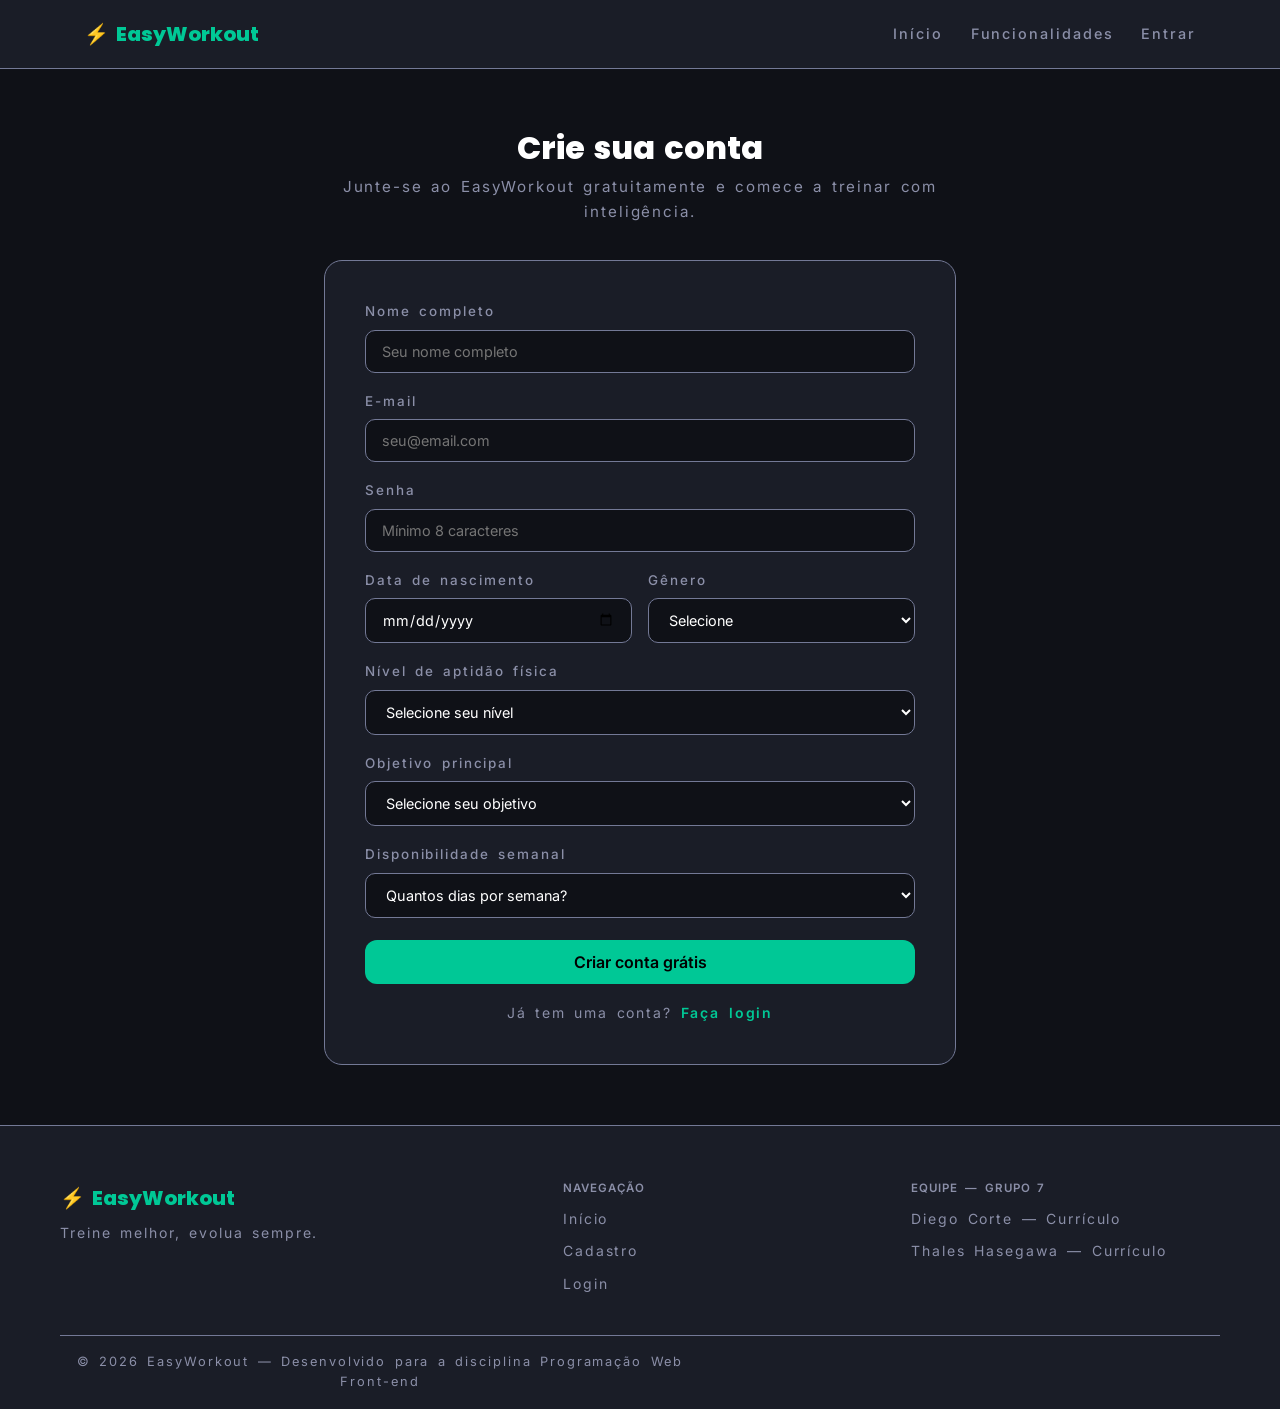
<file: cadastro.html>
<!DOCTYPE html>
<html lang="pt-BR">
<head>
    <meta charset="UTF-8">
    <meta name="viewport" content="width=device-width, initial-scale=1.0">
    <title>EasyWorkout — Cadastro</title>
    <link rel="stylesheet" href="style.css">
    <link href="https://fonts.googleapis.com/css2?family=Inter:wght@400;500;600;700&family=Poppins:wght@700;800&display=swap" rel="stylesheet">
</head>
<body>

<header class="site-header">
    <div class="container header-inner">
        <a href="index.html" class="logo">⚡ EasyWorkout</a>
        <nav class="main-nav">
            <a href="index.html">Início</a>
            <a href="index.html#funcionalidades">Funcionalidades</a>
            <a href="login.html">Entrar</a>
        </nav>
    </div>
</header>

<main class="form-page">
    <div class="container form-container">

        <div class="form-header">
            <h1>Crie sua conta</h1>
            <p>Junte-se ao EasyWorkout gratuitamente e comece a treinar com inteligência.</p>
        </div>

        <form action="login.html" method="get" class="register-form">

            <div class="form-group">
                <label for="nome">Nome completo</label>
                <input type="text" id="nome" name="nome" placeholder="Seu nome completo" required>
            </div>

            <div class="form-group">
                <label for="email">E-mail</label>
                <input type="email" id="email" name="email" placeholder="seu@email.com" required>
            </div>

            <div class="form-group">
                <label for="senha">Senha</label>
                <input type="password" id="senha" name="senha" placeholder="Mínimo 8 caracteres" required>
            </div>

            <div class="form-row">
                <div class="form-group">
                    <label for="nascimento">Data de nascimento</label>
                    <input type="date" id="nascimento" name="nascimento" required>
                </div>
                <div class="form-group">
                    <label for="genero">Gênero</label>
                    <select id="genero" name="genero" required>
                        <option value="" disabled selected>Selecione</option>
                        <option value="masculino">Masculino</option>
                        <option value="feminino">Feminino</option>
                        <option value="outro">Outro</option>
                        <option value="nao-informar">Prefiro não informar</option>
                    </select>
                </div>
            </div>

            <div class="form-group">
                <label for="nivel">Nível de aptidão física</label>
                <select id="nivel" name="nivel" required>
                    <option value="" disabled selected>Selecione seu nível</option>
                    <option value="iniciante">Iniciante (0 a 6 meses de treino)</option>
                    <option value="intermediario">Intermediário (6 meses a 3 anos)</option>
                    <option value="avancado">Avançado (mais de 3 anos)</option>
                </select>
            </div>

            <div class="form-group">
                <label for="objetivo">Objetivo principal</label>
                <select id="objetivo" name="objetivo" required>
                    <option value="" disabled selected>Selecione seu objetivo</option>
                    <option value="hipertrofia">Ganho de massa muscular (hipertrofia)</option>
                    <option value="forca">Aumento de força</option>
                    <option value="emagrecimento">Emagrecimento e definição</option>
                    <option value="condicionamento">Condicionamento físico</option>
                    <option value="saude">Saúde e bem-estar geral</option>
                </select>
            </div>

            <div class="form-group">
                <label for="dias">Disponibilidade semanal</label>
                <select id="dias" name="dias" required>
                    <option value="" disabled selected>Quantos dias por semana?</option>
                    <option value="2">2 dias por semana</option>
                    <option value="3">3 dias por semana</option>
                    <option value="4">4 dias por semana</option>
                    <option value="5">5 dias por semana</option>
                    <option value="6">6 dias por semana</option>
                </select>
            </div>

            <button type="submit" class="btn btn-primary btn-lg btn-block">Criar conta grátis</button>

            <p class="form-link">Já tem uma conta? <a href="login.html">Faça login</a></p>

        </form>
    </div>
</main>

<footer class="site-footer">
    <div class="container footer-inner">
        <div class="footer-brand">
            <a href="index.html" class="logo">⚡ EasyWorkout</a>
            <p>Treine melhor, evolua sempre.</p>
        </div>
        <nav class="footer-nav">
            <h4>Navegação</h4>
            <a href="index.html">Início</a>
            <a href="cadastro.html">Cadastro</a>
            <a href="login.html">Login</a>
        </nav>
        <div class="footer-team">
            <h4>Equipe — Grupo 7</h4>
            <a href="Curriculo_Diego_Corte.html" target="_blank">Diego Corte — Currículo</a>
            <a href="Curriculo_Thales_Hasegawa.html" target="_blank">Thales Hasegawa — Currículo</a>
        </div>
    </div>
    <div class="footer-bottom container">
        <p>&copy; 2026 EasyWorkout — Desenvolvido para a disciplina Programação Web Front-end</p>
    </div>
</footer>

<script src="script.js" defer></script>
</body>
</html>
</file>
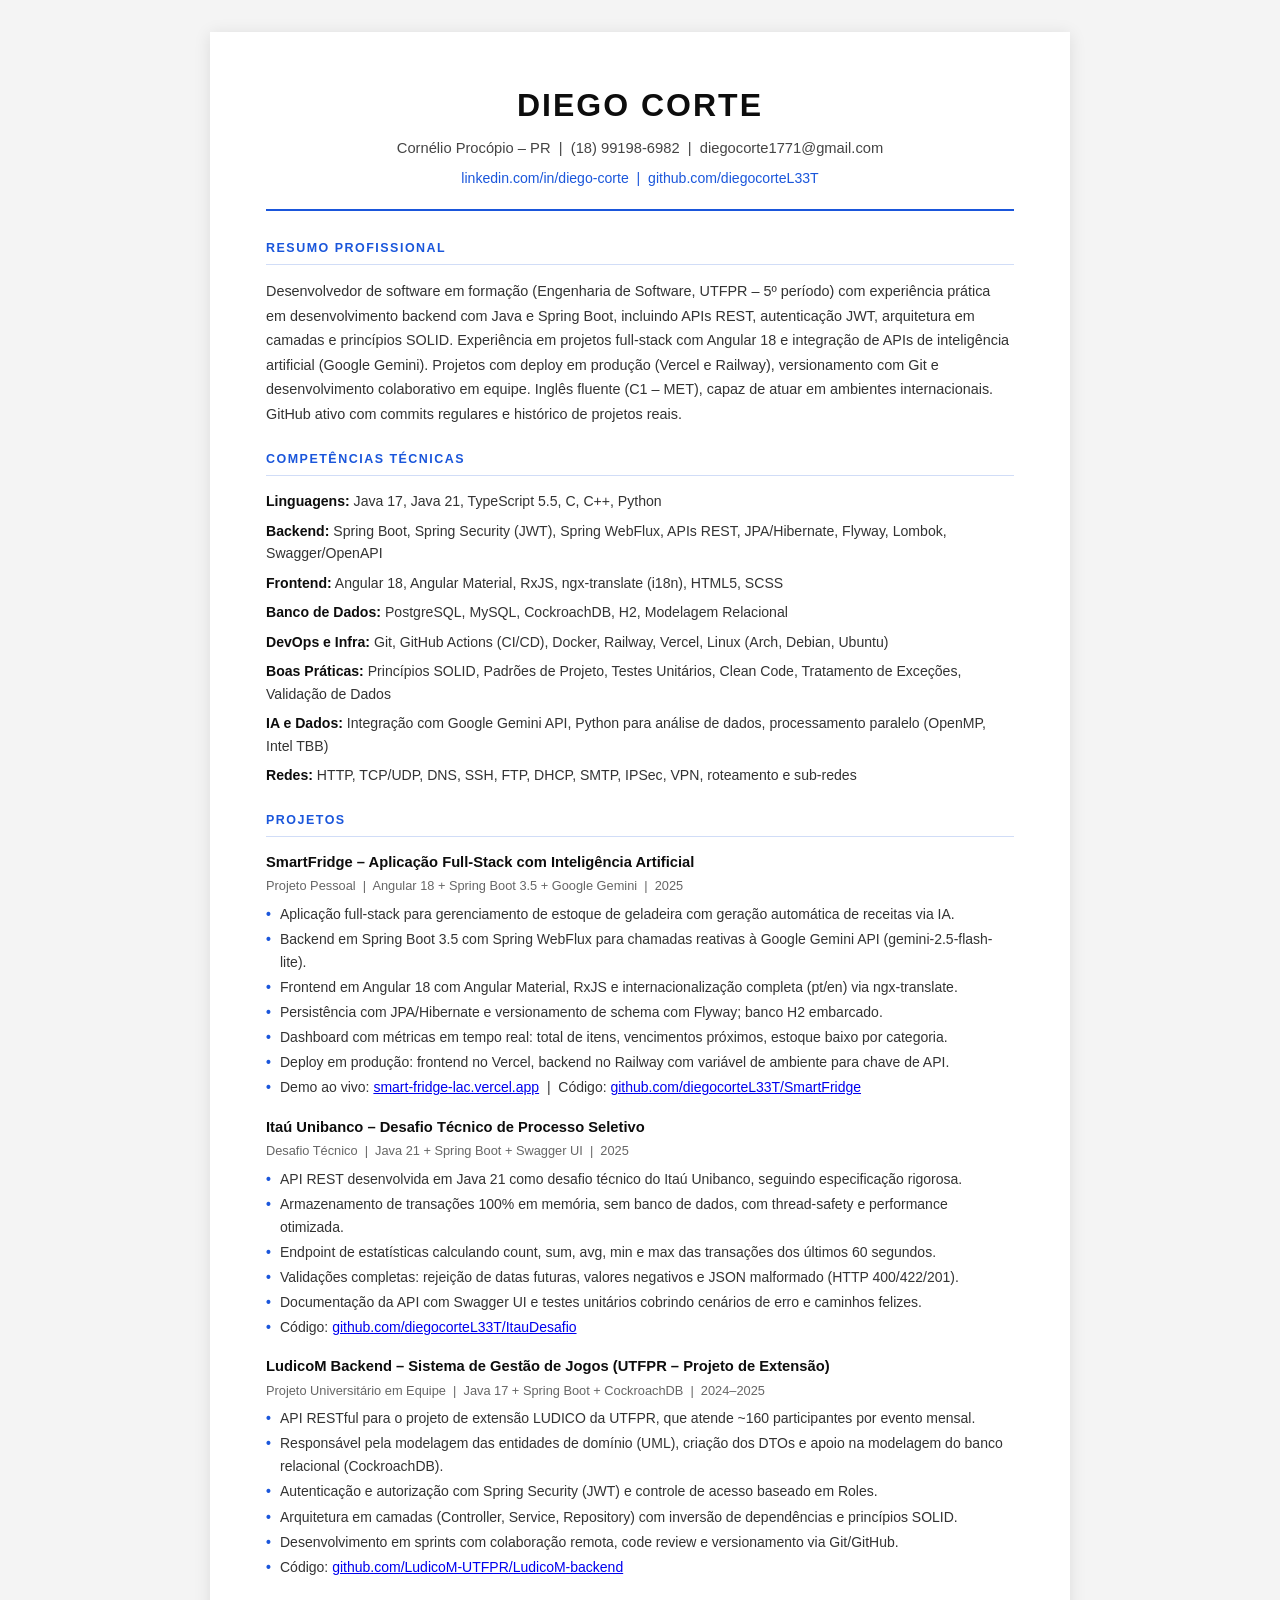
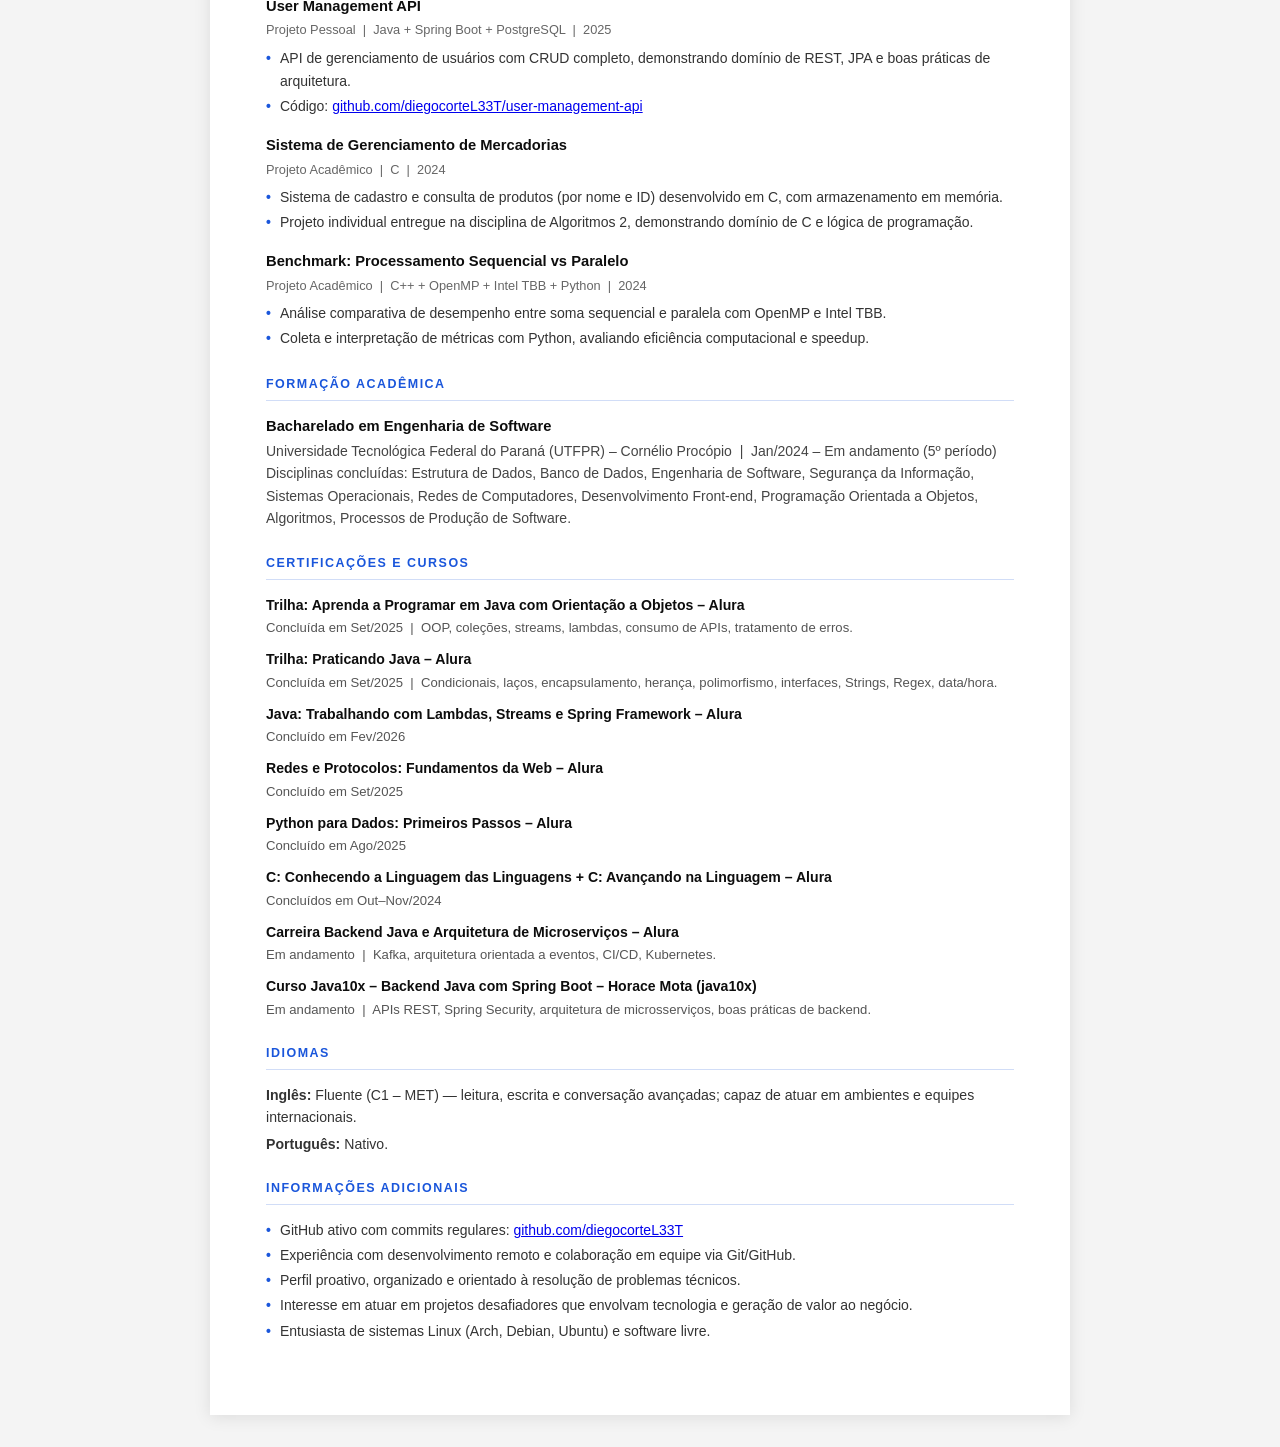
<file: Curriculo_Diego_Corte.html>
<!DOCTYPE html>
<html lang="pt-BR">

<head>
  <meta charset="UTF-8">
  <meta name="viewport" content="width=device-width, initial-scale=1.0">
  <title>Currículo — Diego Corte</title>
  <style>
    * {
      margin: 0;
      padding: 0;
      box-sizing: border-box;
    }

    body {
      font-family: 'Segoe UI', Arial, sans-serif;
      font-size: 14px;
      color: #1a1a1a;
      background: #f4f4f4;
      line-height: 1.6;
    }

    .pagina {
      max-width: 860px;
      margin: 32px auto;
      background: #ffffff;
      padding: 48px 56px;
      box-shadow: 0 2px 16px rgba(0,0,0,0.10);
    }

    /* HEADER */
    .header {
      text-align: center;
      padding-bottom: 20px;
      border-bottom: 2px solid #1a56db;
      margin-bottom: 28px;
    }

    .header h1 {
      font-size: 2rem;
      font-weight: 700;
      letter-spacing: 2px;
      text-transform: uppercase;
      color: #0d0d0d;
      margin-bottom: 6px;
    }

    .header .subtitulo {
      font-size: 0.92rem;
      color: #444;
      margin-bottom: 6px;
    }

    .header .links-contato {
      font-size: 0.88rem;
      color: #1a56db;
    }

    .header .links-contato a {
      color: #1a56db;
      text-decoration: none;
    }

    .header .links-contato a:hover {
      text-decoration: underline;
    }

    /* SEÇÕES */
    section {
      margin-bottom: 24px;
    }

    section h2 {
      font-size: 0.78rem;
      font-weight: 700;
      text-transform: uppercase;
      letter-spacing: 1.5px;
      color: #1a56db;
      border-bottom: 1px solid #d1ddf7;
      padding-bottom: 5px;
      margin-bottom: 14px;
    }

    /* CONTATO */
    .contato ul {
      list-style: none;
      display: flex;
      flex-wrap: wrap;
      gap: 6px 28px;
    }

    .contato ul li {
      font-size: 0.88rem;
      color: #333;
    }

    .contato ul li a {
      color: #1a56db;
      text-decoration: none;
    }

    .contato ul li a:hover {
      text-decoration: underline;
    }

    /* RESUMO */
    .resumo p {
      font-size: 0.9rem;
      color: #333;
      line-height: 1.7;
    }

    /* HABILIDADES */
    .habilidades .grupo {
      margin-bottom: 7px;
      font-size: 0.88rem;
      color: #333;
      line-height: 1.6;
    }

    .habilidades .grupo strong {
      color: #0d0d0d;
    }

    /* PROJETOS / EXPERIÊNCIA */
    .item-projeto,
    .item-experiencia {
      margin-bottom: 16px;
    }

    .item-projeto h3,
    .item-experiencia h3 {
      font-size: 0.92rem;
      font-weight: 700;
      color: #0d0d0d;
      margin-bottom: 2px;
    }

    .item-projeto .meta,
    .item-experiencia .periodo {
      font-size: 0.8rem;
      color: #666;
      margin-bottom: 6px;
    }

    .item-projeto ul,
    .item-experiencia ul {
      list-style: none;
      padding-left: 0;
    }

    .item-projeto ul li,
    .item-experiencia ul li {
      font-size: 0.875rem;
      color: #333;
      padding-left: 14px;
      position: relative;
      line-height: 1.65;
      margin-bottom: 2px;
    }

    .item-projeto ul li::before,
    .item-experiencia ul li::before {
      content: "•";
      position: absolute;
      left: 0;
      color: #1a56db;
      font-weight: 700;
    }

    /* EDUCAÇÃO */
    .item-educacao {
      margin-bottom: 12px;
    }

    .item-educacao h3 {
      font-size: 0.92rem;
      font-weight: 700;
      color: #0d0d0d;
      margin-bottom: 2px;
    }

    .item-educacao p {
      font-size: 0.875rem;
      color: #444;
      line-height: 1.6;
    }

    /* CERTIFICAÇÕES */
    .item-cert {
      margin-bottom: 10px;
    }

    .item-cert h3 {
      font-size: 0.88rem;
      font-weight: 700;
      color: #0d0d0d;
      margin-bottom: 1px;
    }

    .item-cert p {
      font-size: 0.82rem;
      color: #555;
    }

    /* IDIOMAS */
    .idiomas ul {
      list-style: none;
    }

    .idiomas ul li {
      font-size: 0.88rem;
      color: #333;
      margin-bottom: 4px;
    }

    /* INFORMAÇÕES ADICIONAIS */
    .info-adicional ul {
      list-style: none;
    }

    .info-adicional ul li {
      font-size: 0.875rem;
      color: #333;
      padding-left: 14px;
      position: relative;
      line-height: 1.65;
      margin-bottom: 2px;
    }

    .info-adicional ul li::before {
      content: "•";
      position: absolute;
      left: 0;
      color: #1a56db;
      font-weight: 700;
    }

    @media print {
      body { background: #fff; }
      .pagina { box-shadow: none; margin: 0; padding: 24px 32px; }
    }

    @media (max-width: 640px) {
      .pagina { padding: 24px 20px; margin: 0; }
      .header h1 { font-size: 1.5rem; }
    }
  </style>
</head>

<body>
  <div class="pagina">

    <div class="header">
      <h1>Diego Corte</h1>
      <p class="subtitulo">Cornélio Procópio – PR &nbsp;|&nbsp; (18) 99198-6982 &nbsp;|&nbsp; diegocorte1771@gmail.com</p>
      <p class="links-contato">
        <a href="https://linkedin.com/in/diego-corte" target="_blank">linkedin.com/in/diego-corte</a>
        &nbsp;|&nbsp;
        <a href="https://github.com/diegocorteL33T" target="_blank">github.com/diegocorteL33T</a>
      </p>
    </div>

    <section class="resumo">
      <h2>Resumo Profissional</h2>
      <p>
        Desenvolvedor de software em formação (Engenharia de Software, UTFPR – 5º período) com experiência
        prática em desenvolvimento backend com Java e Spring Boot, incluindo APIs REST, autenticação JWT,
        arquitetura em camadas e princípios SOLID. Experiência em projetos full-stack com Angular 18 e
        integração de APIs de inteligência artificial (Google Gemini). Projetos com deploy em produção
        (Vercel e Railway), versionamento com Git e desenvolvimento colaborativo em equipe. Inglês fluente
        (C1 – MET), capaz de atuar em ambientes internacionais. GitHub ativo com commits regulares e
        histórico de projetos reais.
      </p>
    </section>

    <section class="habilidades">
      <h2>Competências Técnicas</h2>
      <div class="grupo"><strong>Linguagens:</strong> Java 17, Java 21, TypeScript 5.5, C, C++, Python</div>
      <div class="grupo"><strong>Backend:</strong> Spring Boot, Spring Security (JWT), Spring WebFlux, APIs REST, JPA/Hibernate, Flyway, Lombok, Swagger/OpenAPI</div>
      <div class="grupo"><strong>Frontend:</strong> Angular 18, Angular Material, RxJS, ngx-translate (i18n), HTML5, SCSS</div>
      <div class="grupo"><strong>Banco de Dados:</strong> PostgreSQL, MySQL, CockroachDB, H2, Modelagem Relacional</div>
      <div class="grupo"><strong>DevOps e Infra:</strong> Git, GitHub Actions (CI/CD), Docker, Railway, Vercel, Linux (Arch, Debian, Ubuntu)</div>
      <div class="grupo"><strong>Boas Práticas:</strong> Princípios SOLID, Padrões de Projeto, Testes Unitários, Clean Code, Tratamento de Exceções, Validação de Dados</div>
      <div class="grupo"><strong>IA e Dados:</strong> Integração com Google Gemini API, Python para análise de dados, processamento paralelo (OpenMP, Intel TBB)</div>
      <div class="grupo"><strong>Redes:</strong> HTTP, TCP/UDP, DNS, SSH, FTP, DHCP, SMTP, IPSec, VPN, roteamento e sub-redes</div>
    </section>

    <section class="projetos">
      <h2>Projetos</h2>

      <div class="item-projeto">
        <h3>SmartFridge – Aplicação Full-Stack com Inteligência Artificial</h3>
        <p class="meta">Projeto Pessoal &nbsp;|&nbsp; Angular 18 + Spring Boot 3.5 + Google Gemini &nbsp;|&nbsp; 2025</p>
        <ul>
          <li>Aplicação full-stack para gerenciamento de estoque de geladeira com geração automática de receitas via IA.</li>
          <li>Backend em Spring Boot 3.5 com Spring WebFlux para chamadas reativas à Google Gemini API (gemini-2.5-flash-lite).</li>
          <li>Frontend em Angular 18 com Angular Material, RxJS e internacionalização completa (pt/en) via ngx-translate.</li>
          <li>Persistência com JPA/Hibernate e versionamento de schema com Flyway; banco H2 embarcado.</li>
          <li>Dashboard com métricas em tempo real: total de itens, vencimentos próximos, estoque baixo por categoria.</li>
          <li>Deploy em produção: frontend no Vercel, backend no Railway com variável de ambiente para chave de API.</li>
          <li>Demo ao vivo: <a href="https://smart-fridge-lac.vercel.app" target="_blank">smart-fridge-lac.vercel.app</a> &nbsp;|&nbsp; Código: <a href="https://github.com/diegocorteL33T/SmartFridge" target="_blank">github.com/diegocorteL33T/SmartFridge</a></li>
        </ul>
      </div>

      <div class="item-projeto">
        <h3>Itaú Unibanco – Desafio Técnico de Processo Seletivo</h3>
        <p class="meta">Desafio Técnico &nbsp;|&nbsp; Java 21 + Spring Boot + Swagger UI &nbsp;|&nbsp; 2025</p>
        <ul>
          <li>API REST desenvolvida em Java 21 como desafio técnico do Itaú Unibanco, seguindo especificação rigorosa.</li>
          <li>Armazenamento de transações 100% em memória, sem banco de dados, com thread-safety e performance otimizada.</li>
          <li>Endpoint de estatísticas calculando count, sum, avg, min e max das transações dos últimos 60 segundos.</li>
          <li>Validações completas: rejeição de datas futuras, valores negativos e JSON malformado (HTTP 400/422/201).</li>
          <li>Documentação da API com Swagger UI e testes unitários cobrindo cenários de erro e caminhos felizes.</li>
          <li>Código: <a href="https://github.com/diegocorteL33T/ItauDesafio" target="_blank">github.com/diegocorteL33T/ItauDesafio</a></li>
        </ul>
      </div>

      <div class="item-projeto">
        <h3>LudicoM Backend – Sistema de Gestão de Jogos (UTFPR – Projeto de Extensão)</h3>
        <p class="meta">Projeto Universitário em Equipe &nbsp;|&nbsp; Java 17 + Spring Boot + CockroachDB &nbsp;|&nbsp; 2024–2025</p>
        <ul>
          <li>API RESTful para o projeto de extensão LUDICO da UTFPR, que atende ~160 participantes por evento mensal.</li>
          <li>Responsável pela modelagem das entidades de domínio (UML), criação dos DTOs e apoio na modelagem do banco relacional (CockroachDB).</li>
          <li>Autenticação e autorização com Spring Security (JWT) e controle de acesso baseado em Roles.</li>
          <li>Arquitetura em camadas (Controller, Service, Repository) com inversão de dependências e princípios SOLID.</li>
          <li>Desenvolvimento em sprints com colaboração remota, code review e versionamento via Git/GitHub.</li>
          <li>Código: <a href="https://github.com/LudicoM-UTFPR/LudicoM-backend" target="_blank">github.com/LudicoM-UTFPR/LudicoM-backend</a></li>
        </ul>
      </div>

      <div class="item-projeto">
        <h3>User Management API</h3>
        <p class="meta">Projeto Pessoal &nbsp;|&nbsp; Java + Spring Boot + PostgreSQL &nbsp;|&nbsp; 2025</p>
        <ul>
          <li>API de gerenciamento de usuários com CRUD completo, demonstrando domínio de REST, JPA e boas práticas de arquitetura.</li>
          <li>Código: <a href="https://github.com/diegocorteL33T/user-management-api" target="_blank">github.com/diegocorteL33T/user-management-api</a></li>
        </ul>
      </div>

      <div class="item-projeto">
        <h3>Sistema de Gerenciamento de Mercadorias</h3>
        <p class="meta">Projeto Acadêmico &nbsp;|&nbsp; C &nbsp;|&nbsp; 2024</p>
        <ul>
          <li>Sistema de cadastro e consulta de produtos (por nome e ID) desenvolvido em C, com armazenamento em memória.</li>
          <li>Projeto individual entregue na disciplina de Algoritmos 2, demonstrando domínio de C e lógica de programação.</li>
        </ul>
      </div>

      <div class="item-projeto">
        <h3>Benchmark: Processamento Sequencial vs Paralelo</h3>
        <p class="meta">Projeto Acadêmico &nbsp;|&nbsp; C++ + OpenMP + Intel TBB + Python &nbsp;|&nbsp; 2024</p>
        <ul>
          <li>Análise comparativa de desempenho entre soma sequencial e paralela com OpenMP e Intel TBB.</li>
          <li>Coleta e interpretação de métricas com Python, avaliando eficiência computacional e speedup.</li>
        </ul>
      </div>
    </section>

    <section class="educacao">
      <h2>Formação Acadêmica</h2>
      <div class="item-educacao">
        <h3>Bacharelado em Engenharia de Software</h3>
        <p>Universidade Tecnológica Federal do Paraná (UTFPR) – Cornélio Procópio &nbsp;|&nbsp; Jan/2024 – Em andamento (5º período)</p>
        <p>Disciplinas concluídas: Estrutura de Dados, Banco de Dados, Engenharia de Software, Segurança da
          Informação, Sistemas Operacionais, Redes de Computadores, Desenvolvimento Front-end,
          Programação Orientada a Objetos, Algoritmos, Processos de Produção de Software.</p>
      </div>
    </section>

    <section class="certificacoes">
      <h2>Certificações e Cursos</h2>

      <div class="item-cert">
        <h3>Trilha: Aprenda a Programar em Java com Orientação a Objetos – Alura</h3>
        <p>Concluída em Set/2025 &nbsp;|&nbsp; OOP, coleções, streams, lambdas, consumo de APIs, tratamento de erros.</p>
      </div>

      <div class="item-cert">
        <h3>Trilha: Praticando Java – Alura</h3>
        <p>Concluída em Set/2025 &nbsp;|&nbsp; Condicionais, laços, encapsulamento, herança, polimorfismo, interfaces, Strings, Regex, data/hora.</p>
      </div>

      <div class="item-cert">
        <h3>Java: Trabalhando com Lambdas, Streams e Spring Framework – Alura</h3>
        <p>Concluído em Fev/2026</p>
      </div>

      <div class="item-cert">
        <h3>Redes e Protocolos: Fundamentos da Web – Alura</h3>
        <p>Concluído em Set/2025</p>
      </div>

      <div class="item-cert">
        <h3>Python para Dados: Primeiros Passos – Alura</h3>
        <p>Concluído em Ago/2025</p>
      </div>

      <div class="item-cert">
        <h3>C: Conhecendo a Linguagem das Linguagens + C: Avançando na Linguagem – Alura</h3>
        <p>Concluídos em Out–Nov/2024</p>
      </div>

      <div class="item-cert">
        <h3>Carreira Backend Java e Arquitetura de Microserviços – Alura</h3>
        <p>Em andamento &nbsp;|&nbsp; Kafka, arquitetura orientada a eventos, CI/CD, Kubernetes.</p>
      </div>

      <div class="item-cert">
        <h3>Curso Java10x – Backend Java com Spring Boot – Horace Mota (java10x)</h3>
        <p>Em andamento &nbsp;|&nbsp; APIs REST, Spring Security, arquitetura de microsserviços, boas práticas de backend.</p>
      </div>
    </section>

    <section class="idiomas">
      <h2>Idiomas</h2>
      <ul>
        <li><strong>Inglês:</strong> Fluente (C1 – MET) — leitura, escrita e conversação avançadas; capaz de atuar em ambientes e equipes internacionais.</li>
        <li><strong>Português:</strong> Nativo.</li>
      </ul>
    </section>

    <section class="info-adicional">
      <h2>Informações Adicionais</h2>
      <ul>
        <li>GitHub ativo com commits regulares: <a href="https://github.com/diegocorteL33T" target="_blank">github.com/diegocorteL33T</a></li>
        <li>Experiência com desenvolvimento remoto e colaboração em equipe via Git/GitHub.</li>
        <li>Perfil proativo, organizado e orientado à resolução de problemas técnicos.</li>
        <li>Interesse em atuar em projetos desafiadores que envolvam tecnologia e geração de valor ao negócio.</li>
        <li>Entusiasta de sistemas Linux (Arch, Debian, Ubuntu) e software livre.</li>
      </ul>
    </section>

  </div>
</body>

</html>
</file>
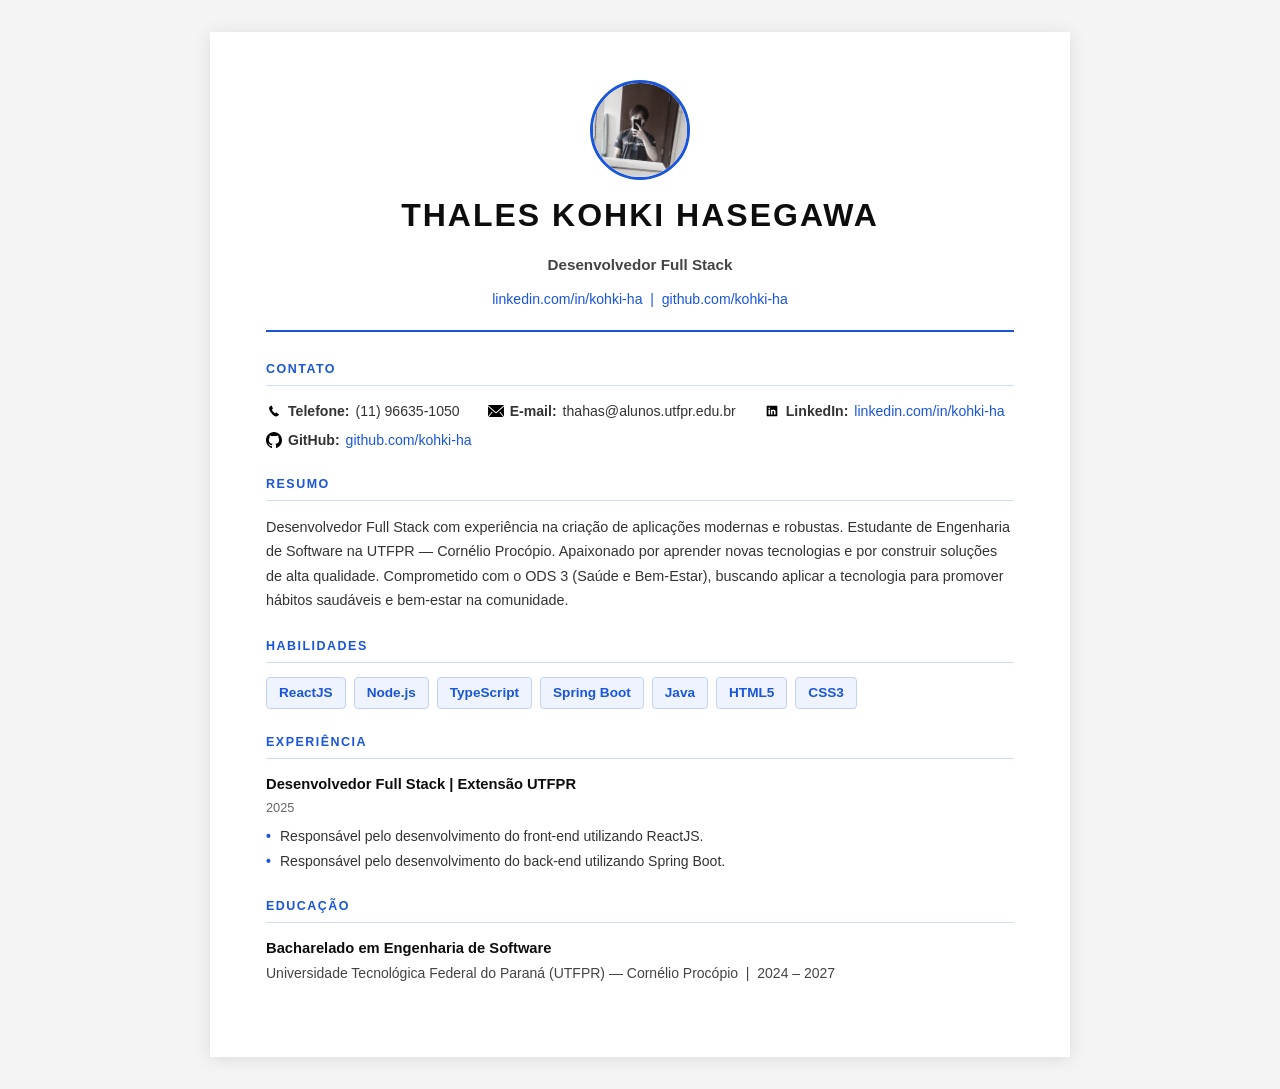
<file: Curriculo_Thales_Hasegawa.html>
<!DOCTYPE html>
<html lang="pt-BR">

<head>
  <meta charset="UTF-8">
  <meta name="viewport" content="width=device-width, initial-scale=1.0">
  <title>Currículo — Thales Kohki Hasegawa</title>
  <style>
    * {
      margin: 0;
      padding: 0;
      box-sizing: border-box;
    }

    body {
      font-family: 'Segoe UI', Arial, sans-serif;
      font-size: 14px;
      color: #1a1a1a;
      background: #f4f4f4;
      line-height: 1.6;
    }

    .pagina {
      max-width: 860px;
      margin: 32px auto;
      background: #ffffff;
      padding: 48px 56px;
      box-shadow: 0 2px 16px rgba(0,0,0,0.10);
    }

    /* HEADER */
    .header {
      text-align: center;
      padding-bottom: 20px;
      border-bottom: 2px solid #1a56db;
      margin-bottom: 28px;
      display: flex;
      flex-direction: column;
      align-items: center;
      gap: 10px;
    }

    .foto-perfil {
      width: 100px;
      height: 100px;
      border-radius: 50%;
      object-fit: cover;
      border: 3px solid #1a56db;
    }

    .header h1 {
      font-size: 2rem;
      font-weight: 700;
      letter-spacing: 2px;
      text-transform: uppercase;
      color: #0d0d0d;
      margin-bottom: 2px;
    }

    .header .subtitulo {
      font-size: 0.95rem;
      color: #444;
      font-weight: 600;
    }

    .header .links-contato {
      font-size: 0.88rem;
      color: #1a56db;
    }

    .header .links-contato a {
      color: #1a56db;
      text-decoration: none;
    }

    .header .links-contato a:hover {
      text-decoration: underline;
    }

    /* SEÇÕES */
    section {
      margin-bottom: 24px;
    }

    section h2 {
      font-size: 0.78rem;
      font-weight: 700;
      text-transform: uppercase;
      letter-spacing: 1.5px;
      color: #1a56db;
      border-bottom: 1px solid #d1ddf7;
      padding-bottom: 5px;
      margin-bottom: 14px;
    }

    /* CONTATO */
    .contato ul {
      list-style: none;
      display: flex;
      flex-wrap: wrap;
      gap: 6px 28px;
    }

    .contato ul li {
      font-size: 0.88rem;
      color: #333;
      display: flex;
      align-items: center;
      gap: 6px;
    }

    .contato ul li img {
      width: 16px;
      height: 16px;
    }

    .contato ul li a {
      color: #1a56db;
      text-decoration: none;
    }

    .contato ul li a:hover {
      text-decoration: underline;
    }

    /* HABILIDADES */
    .habilidades ul {
      list-style: none;
      display: flex;
      flex-wrap: wrap;
      gap: 8px;
    }

    .habilidades ul li {
      background: #eef3fd;
      color: #1a56db;
      border: 1px solid #c1d1f5;
      border-radius: 4px;
      padding: 4px 12px;
      font-size: 0.85rem;
      font-weight: 600;
    }

    /* RESUMO */
    .resumo p {
      font-size: 0.9rem;
      color: #333;
      line-height: 1.7;
    }

    /* EXPERIÊNCIA */
    .item-experiencia {
      margin-bottom: 16px;
    }

    .item-experiencia h3 {
      font-size: 0.92rem;
      font-weight: 700;
      color: #0d0d0d;
      margin-bottom: 2px;
    }

    .item-experiencia .periodo {
      font-size: 0.8rem;
      color: #666;
      margin-bottom: 6px;
    }

    .item-experiencia ul {
      list-style: none;
      padding-left: 0;
    }

    .item-experiencia ul li {
      font-size: 0.875rem;
      color: #333;
      padding-left: 14px;
      position: relative;
      line-height: 1.65;
      margin-bottom: 2px;
    }

    .item-experiencia ul li::before {
      content: "•";
      position: absolute;
      left: 0;
      color: #1a56db;
      font-weight: 700;
    }

    /* EDUCAÇÃO */
    .item-educacao {
      margin-bottom: 12px;
    }

    .item-educacao h3 {
      font-size: 0.92rem;
      font-weight: 700;
      color: #0d0d0d;
      margin-bottom: 2px;
    }

    .item-educacao p {
      font-size: 0.875rem;
      color: #444;
      line-height: 1.6;
    }

    @media print {
      body { background: #fff; }
      .pagina { box-shadow: none; margin: 0; padding: 24px 32px; }
    }

    @media (max-width: 640px) {
      .pagina { padding: 24px 20px; margin: 0; }
      .header h1 { font-size: 1.5rem; }
    }
  </style>
</head>

<body>
  <div class="pagina">

    <div class="header">
      <img src="assets/images/Foto_Thales.jpg" alt="Foto de Thales Kohki Hasegawa" class="foto-perfil">
      <h1>Thales Kohki Hasegawa</h1>
      <p class="subtitulo">Desenvolvedor Full Stack</p>
      <p class="links-contato">
        <a href="https://linkedin.com/in/kohki-ha" target="_blank">linkedin.com/in/kohki-ha</a>
        &nbsp;|&nbsp;
        <a href="https://github.com/kohki-ha" target="_blank">github.com/kohki-ha</a>
      </p>
    </div>

    <section class="contato">
      <h2>Contato</h2>
      <ul>
        <li>
          <img src="assets/icons/phone-svgrepo-com.svg" alt="Telefone">
          <strong>Telefone:</strong> (11) 96635-1050
        </li>
        <li>
          <img src="assets/icons/email-svgrepo-com.svg" alt="E-mail">
          <strong>E-mail:</strong> thahas@alunos.utfpr.edu.br
        </li>
        <li>
          <img src="assets/icons/linkedin-svgrepo-com.svg" alt="LinkedIn">
          <strong>LinkedIn:</strong>
          <a href="https://linkedin.com/in/kohki-ha" target="_blank">linkedin.com/in/kohki-ha</a>
        </li>
        <li>
          <img src="assets/icons/github-142-svgrepo-com.svg" alt="GitHub">
          <strong>GitHub:</strong>
          <a href="https://github.com/kohki-ha" target="_blank">github.com/kohki-ha</a>
        </li>
      </ul>
    </section>

    <section class="resumo">
      <h2>Resumo</h2>
      <p>
        Desenvolvedor Full Stack com experiência na criação de aplicações modernas e robustas.
        Estudante de Engenharia de Software na UTFPR — Cornélio Procópio. Apaixonado por aprender
        novas tecnologias e por construir soluções de alta qualidade. Comprometido com o ODS 3
        (Saúde e Bem-Estar), buscando aplicar a tecnologia para promover hábitos saudáveis e
        bem-estar na comunidade.
      </p>
    </section>

    <section class="habilidades">
      <h2>Habilidades</h2>
      <ul>
        <li>ReactJS</li>
        <li>Node.js</li>
        <li>TypeScript</li>
        <li>Spring Boot</li>
        <li>Java</li>
        <li>HTML5</li>
        <li>CSS3</li>
      </ul>
    </section>

    <section class="experiencia">
      <h2>Experiência</h2>
      <div class="item-experiencia">
        <h3>Desenvolvedor Full Stack | Extensão UTFPR</h3>
        <p class="periodo">2025</p>
        <ul>
          <li>Responsável pelo desenvolvimento do front-end utilizando ReactJS.</li>
          <li>Responsável pelo desenvolvimento do back-end utilizando Spring Boot.</li>
        </ul>
      </div>
    </section>

    <section class="educacao">
      <h2>Educação</h2>
      <div class="item-educacao">
        <h3>Bacharelado em Engenharia de Software</h3>
        <p>Universidade Tecnológica Federal do Paraná (UTFPR) — Cornélio Procópio &nbsp;|&nbsp; 2024 – 2027</p>
      </div>
    </section>

  </div>
</body>

</html>
</file>
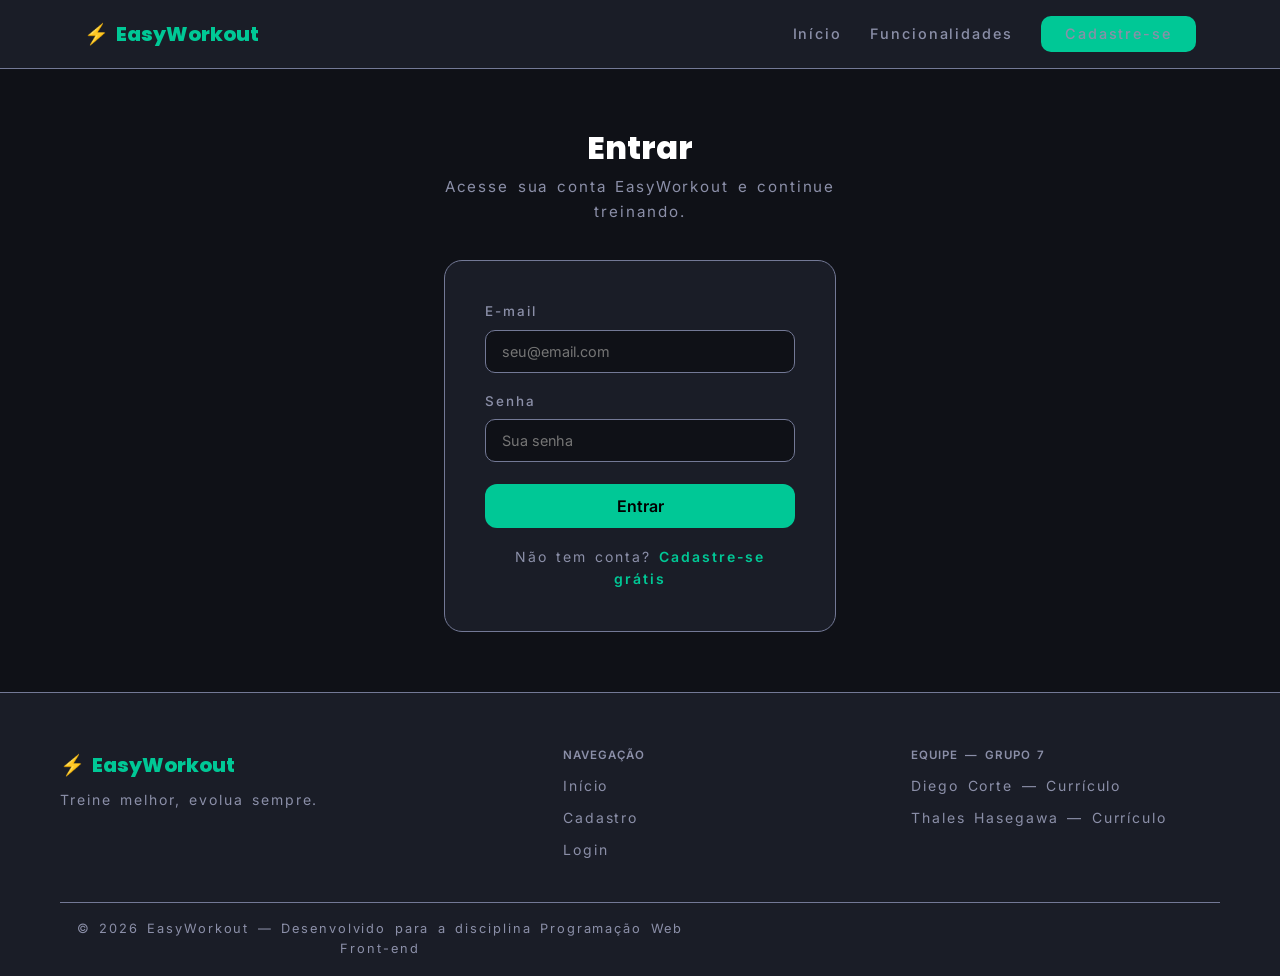
<file: exibicao-treino.html>
<!DOCTYPE html>
<html lang="pt-BR">
<head>
    <meta charset="UTF-8">
    <meta name="viewport" content="width=device-width, initial-scale=1.0">
    <title>EasyWorkout — Executar Treino</title>
    <link rel="stylesheet" href="style.css">
    <link href="https://fonts.googleapis.com/css2?family=Inter:wght@400;500;600;700&family=Poppins:wght@700;800&display=swap" rel="stylesheet">
</head>
<body class="app-body">

<aside class="app-sidebar">
    <div class="sidebar-logo">
        <a href="index.html">⚡ EasyWorkout</a>
    </div>
    <nav class="sidebar-nav">
        <a href="gestao-treino.html">
            <span class="nav-icon">📋</span> Gestão de Treino
        </a>
        <a href="exibicao-treino.html" class="active">
            <span class="nav-icon">▶️</span> Executar Treino
        </a>
        <a href="progressos.html">
            <span class="nav-icon">📈</span> Progressos
        </a>
        <a href="informacoes-pessoais.html">
            <span class="nav-icon">👤</span> Informações Pessoais
        </a>
    </nav>
    <div class="sidebar-footer">
        <a href="index.html">
            <span class="nav-icon">🚪</span> Sair
        </a>
    </div>
</aside>

<div class="app-main">
    <header class="app-topbar">
        <h1>Executar Treino</h1>
        <a href="gestao-treino.html" class="btn btn-outline">← Voltar</a>
    </header>

    <main class="app-content">

        <div class="workout-banner">
            <div>
                <h2>Treino A — Peito e Tríceps</h2>
                <div class="workout-banner-meta">
                    <span>⏱ Duração estimada: 65 min</span>
                    <span>🔁 7 exercícios</span>
                    <span>🏋️ Hipertrofia</span>
                </div>
            </div>
            <div style="text-align:right;">
                <div class="timer-display">00:00</div>
                <div style="font-size:0.75rem;color:var(--text-secondary);margin-top:4px;">Tempo de treino</div>
            </div>
        </div>

        <div class="stats-grid" style="margin-bottom:28px;">
            <div class="stat-card">
                <div class="stat-label">Séries concluídas</div>
                <div class="stat-value accent">0</div>
                <div class="stat-unit">de 21 séries</div>
            </div>
            <div class="stat-card">
                <div class="stat-label">Exercícios feitos</div>
                <div class="stat-value">0</div>
                <div class="stat-unit">de 7</div>
            </div>
            <div class="stat-card">
                <div class="stat-label">Volume total</div>
                <div class="stat-value blue">0</div>
                <div class="stat-unit">kg registrados</div>
            </div>
            <div class="stat-card">
                <div class="stat-label">Descanso sugerido</div>
                <div class="stat-value warning" style="font-size:1.3rem;padding-top:6px;">60s</div>
                <div class="stat-unit">entre séries</div>
            </div>
        </div>

        <div class="section-header">
            <h2>Exercícios</h2>
            <span class="badge badge-green">Treino A</span>
        </div>

        <ol class="exercise-list">

            <li>
                <details class="exercise-item" open>
                    <summary>
                        <span class="exercise-number">1</span>
                        <div class="exercise-info">
                            <strong>Supino Reto com Barra</strong>
                            <span>4 séries · 8–12 reps · Descanso: 90s</span>
                        </div>
                        <span class="exercise-done">0 / 4 séries</span>
                    </summary>
                    <table class="sets-table">
                        <thead>
                            <tr>
                                <th>Série</th>
                                <th>Carga (kg)</th>
                                <th>Reps</th>
                                <th>Meta</th>
                            </tr>
                        </thead>
                        <tbody>
                            <tr>
                                <td>1</td>
                                <td><input type="number" placeholder="0" min="0"></td>
                                <td><input type="number" placeholder="0" min="0"></td>
                                <td>8–12</td>
                            </tr>
                            <tr>
                                <td>2</td>
                                <td><input type="number" placeholder="0" min="0"></td>
                                <td><input type="number" placeholder="0" min="0"></td>
                                <td>8–12</td>
                            </tr>
                            <tr>
                                <td>3</td>
                                <td><input type="number" placeholder="0" min="0"></td>
                                <td><input type="number" placeholder="0" min="0"></td>
                                <td>8–12</td>
                            </tr>
                            <tr>
                                <td>4</td>
                                <td><input type="number" placeholder="0" min="0"></td>
                                <td><input type="number" placeholder="0" min="0"></td>
                                <td>8–12</td>
                            </tr>
                        </tbody>
                    </table>
                </details>
            </li>

            <li>
                <details class="exercise-item">
                    <summary>
                        <span class="exercise-number">2</span>
                        <div class="exercise-info">
                            <strong>Supino Inclinado com Halteres</strong>
                            <span>3 séries · 10–15 reps · Descanso: 75s</span>
                        </div>
                        <span class="exercise-done">0 / 3 séries</span>
                    </summary>
                    <table class="sets-table">
                        <thead>
                            <tr>
                                <th>Série</th>
                                <th>Carga (kg)</th>
                                <th>Reps</th>
                                <th>Meta</th>
                            </tr>
                        </thead>
                        <tbody>
                            <tr>
                                <td>1</td>
                                <td><input type="number" placeholder="0" min="0"></td>
                                <td><input type="number" placeholder="0" min="0"></td>
                                <td>10–15</td>
                            </tr>
                            <tr>
                                <td>2</td>
                                <td><input type="number" placeholder="0" min="0"></td>
                                <td><input type="number" placeholder="0" min="0"></td>
                                <td>10–15</td>
                            </tr>
                            <tr>
                                <td>3</td>
                                <td><input type="number" placeholder="0" min="0"></td>
                                <td><input type="number" placeholder="0" min="0"></td>
                                <td>10–15</td>
                            </tr>
                        </tbody>
                    </table>
                </details>
            </li>

            <li>
                <details class="exercise-item">
                    <summary>
                        <span class="exercise-number">3</span>
                        <div class="exercise-info">
                            <strong>Crucifixo com Halteres</strong>
                            <span>3 séries · 12–15 reps · Descanso: 60s</span>
                        </div>
                        <span class="exercise-done">0 / 3 séries</span>
                    </summary>
                    <table class="sets-table">
                        <thead>
                            <tr>
                                <th>Série</th>
                                <th>Carga (kg)</th>
                                <th>Reps</th>
                                <th>Meta</th>
                            </tr>
                        </thead>
                        <tbody>
                            <tr>
                                <td>1</td>
                                <td><input type="number" placeholder="0" min="0"></td>
                                <td><input type="number" placeholder="0" min="0"></td>
                                <td>12–15</td>
                            </tr>
                            <tr>
                                <td>2</td>
                                <td><input type="number" placeholder="0" min="0"></td>
                                <td><input type="number" placeholder="0" min="0"></td>
                                <td>12–15</td>
                            </tr>
                            <tr>
                                <td>3</td>
                                <td><input type="number" placeholder="0" min="0"></td>
                                <td><input type="number" placeholder="0" min="0"></td>
                                <td>12–15</td>
                            </tr>
                        </tbody>
                    </table>
                </details>
            </li>

            <li>
                <details class="exercise-item">
                    <summary>
                        <span class="exercise-number">4</span>
                        <div class="exercise-info">
                            <strong>Tríceps Pulley</strong>
                            <span>4 séries · 12 reps · Descanso: 60s</span>
                        </div>
                        <span class="exercise-done">0 / 4 séries</span>
                    </summary>
                    <table class="sets-table">
                        <thead>
                            <tr>
                                <th>Série</th>
                                <th>Carga (kg)</th>
                                <th>Reps</th>
                                <th>Meta</th>
                            </tr>
                        </thead>
                        <tbody>
                            <tr>
                                <td>1</td>
                                <td><input type="number" placeholder="0" min="0"></td>
                                <td><input type="number" placeholder="0" min="0"></td>
                                <td>12</td>
                            </tr>
                            <tr>
                                <td>2</td>
                                <td><input type="number" placeholder="0" min="0"></td>
                                <td><input type="number" placeholder="0" min="0"></td>
                                <td>12</td>
                            </tr>
                            <tr>
                                <td>3</td>
                                <td><input type="number" placeholder="0" min="0"></td>
                                <td><input type="number" placeholder="0" min="0"></td>
                                <td>12</td>
                            </tr>
                            <tr>
                                <td>4</td>
                                <td><input type="number" placeholder="0" min="0"></td>
                                <td><input type="number" placeholder="0" min="0"></td>
                                <td>12</td>
                            </tr>
                        </tbody>
                    </table>
                </details>
            </li>

            <li>
                <details class="exercise-item">
                    <summary>
                        <span class="exercise-number">5</span>
                        <div class="exercise-info">
                            <strong>Tríceps Testa com Barra</strong>
                            <span>3 séries · 10 reps · Descanso: 60s</span>
                        </div>
                        <span class="exercise-done">0 / 3 séries</span>
                    </summary>
                    <table class="sets-table">
                        <thead>
                            <tr>
                                <th>Série</th>
                                <th>Carga (kg)</th>
                                <th>Reps</th>
                                <th>Meta</th>
                            </tr>
                        </thead>
                        <tbody>
                            <tr>
                                <td>1</td>
                                <td><input type="number" placeholder="0" min="0"></td>
                                <td><input type="number" placeholder="0" min="0"></td>
                                <td>10</td>
                            </tr>
                            <tr>
                                <td>2</td>
                                <td><input type="number" placeholder="0" min="0"></td>
                                <td><input type="number" placeholder="0" min="0"></td>
                                <td>10</td>
                            </tr>
                            <tr>
                                <td>3</td>
                                <td><input type="number" placeholder="0" min="0"></td>
                                <td><input type="number" placeholder="0" min="0"></td>
                                <td>10</td>
                            </tr>
                        </tbody>
                    </table>
                </details>
            </li>

        </ol>

        <div style="display:flex;gap:12px;margin-top:28px;">
            <a href="progressos.html" class="btn btn-primary btn-lg">Finalizar e Salvar</a>
            <a href="gestao-treino.html" class="btn btn-outline btn-lg">Cancelar</a>
        </div>

    </main>
</div>

<script src="script.js" defer></script>
</body>
</html>
</file>
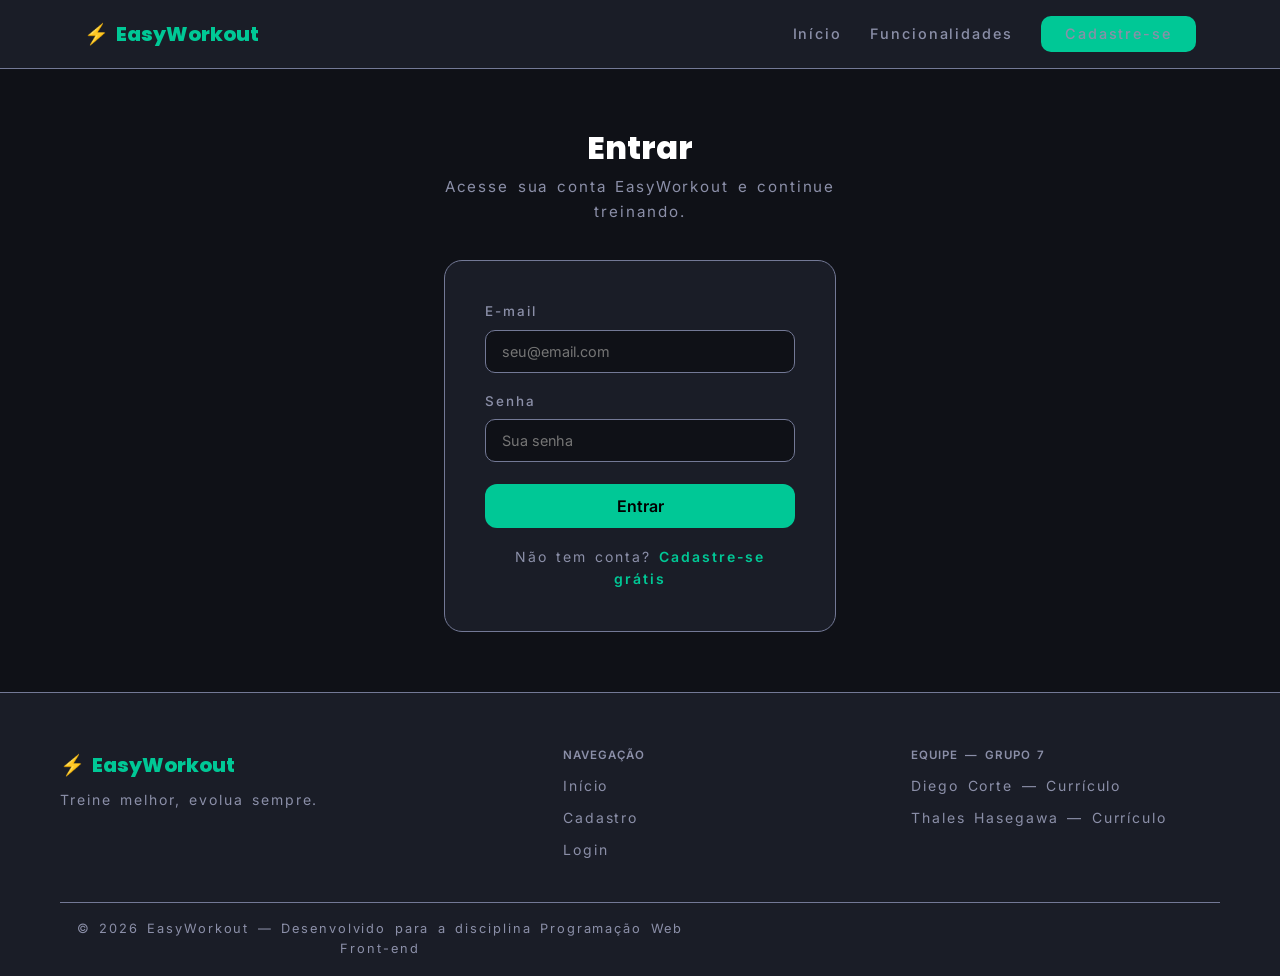
<file: gestao-treino.html>
<!DOCTYPE html>
<html lang="pt-BR">
<head>
    <meta charset="UTF-8">
    <meta name="viewport" content="width=device-width, initial-scale=1.0">
    <title>EasyWorkout — Gestão de Treino</title>
    <link rel="stylesheet" href="style.css">
    <link href="https://fonts.googleapis.com/css2?family=Inter:wght@400;500;600;700&family=Poppins:wght@700;800&display=swap" rel="stylesheet">
</head>
<body class="app-body">

<aside class="app-sidebar">
    <div class="sidebar-logo">
        <a href="index.html">⚡ EasyWorkout</a>
    </div>
    <nav class="sidebar-nav">
        <a href="gestao-treino.html" class="active">
            <span class="nav-icon">📋</span> Gestão de Treino
        </a>
        <a href="exibicao-treino.html">
            <span class="nav-icon">▶️</span> Executar Treino
        </a>
        <a href="progressos.html">
            <span class="nav-icon">📈</span> Progressos
        </a>
        <a href="informacoes-pessoais.html">
            <span class="nav-icon">👤</span> Informações Pessoais
        </a>
    </nav>
    <div class="sidebar-footer">
        <a href="index.html">
            <span class="nav-icon">🚪</span> Sair
        </a>
    </div>
</aside>

<div class="app-main">
    <header class="app-topbar">
        <h1>Gestão de Treino</h1>
        <a href="exibicao-treino.html" class="btn btn-primary">▶ Iniciar Treino</a>
    </header>

    <main class="app-content">

        <div class="stats-grid">
            <div class="stat-card">
                <div class="stat-label">Treinos cadastrados</div>
                <div class="stat-value accent">4</div>
                <div class="stat-unit">divisões ativas</div>
            </div>
            <div class="stat-card">
                <div class="stat-label">Exercícios no total</div>
                <div class="stat-value">23</div>
                <div class="stat-unit">entre todos os treinos</div>
            </div>
            <div class="stat-card">
                <div class="stat-label">Frequência semanal</div>
                <div class="stat-value warning">4</div>
                <div class="stat-unit">dias planejados</div>
            </div>
            <div class="stat-card">
                <div class="stat-label">Último treino</div>
                <div class="stat-value blue" style="font-size:1.2rem;padding-top:6px;">Hoje</div>
                <div class="stat-unit">Treino A — Peito</div>
            </div>
        </div>

        <details class="details-form">
            <summary>
                <span class="summary-icon">+</span>
                Criar novo treino
            </summary>
            <div class="details-body">
                <div class="form-row">
                    <div class="form-group">
                        <label for="novo-nome">Nome do treino</label>
                        <input type="text" id="novo-nome" name="nome" placeholder="Ex.: Treino A — Peito e Tríceps">
                    </div>
                    <div class="form-group">
                        <label for="novo-tipo">Tipo</label>
                        <select id="novo-tipo" name="tipo">
                            <option value="" disabled selected>Selecione</option>
                            <option value="hipertrofia">Hipertrofia</option>
                            <option value="forca">Força</option>
                            <option value="condicionamento">Condicionamento</option>
                            <option value="funcional">Funcional</option>
                        </select>
                    </div>
                </div>
                <div class="form-row">
                    <div class="form-group">
                        <label for="novo-duracao">Duração estimada (min)</label>
                        <input type="number" id="novo-duracao" name="duracao" placeholder="Ex.: 60" min="10" max="180">
                    </div>
                    <div class="form-group">
                        <label for="novo-nivel">Nível</label>
                        <select id="novo-nivel" name="nivel">
                            <option value="" disabled selected>Selecione</option>
                            <option value="iniciante">Iniciante</option>
                            <option value="intermediario">Intermediário</option>
                            <option value="avancado">Avançado</option>
                        </select>
                    </div>
                </div>
                <div class="form-group">
                    <label for="novo-obs">Observações</label>
                    <textarea id="novo-obs" name="obs" placeholder="Grupos musculares, equipamentos, notas..."></textarea>
                </div>
                <div>
                    <button type="submit" class="btn btn-primary">Salvar treino</button>
                </div>
            </div>
        </details>

        <div class="section-header">
            <h2>Meus Treinos</h2>
        </div>

        <div class="workouts-grid">
            <article class="workout-card">
                <div class="workout-card-header">
                    <h3>Treino A — Peito e Tríceps</h3>
                    <span class="badge badge-green">Hipertrofia</span>
                </div>
                <div class="workout-meta">
                    <span>⏱ 65 min</span>
                    <span>🔁 7 exercícios</span>
                </div>
                <div class="workout-tags">
                    <span class="tag">Peito</span>
                    <span class="tag">Tríceps</span>
                    <span class="tag">Ombro</span>
                </div>
                <a href="exibicao-treino.html" class="btn btn-primary" style="margin-top:4px;">Executar</a>
            </article>

            <article class="workout-card">
                <div class="workout-card-header">
                    <h3>Treino B — Costas e Bíceps</h3>
                    <span class="badge badge-green">Hipertrofia</span>
                </div>
                <div class="workout-meta">
                    <span>⏱ 60 min</span>
                    <span>🔁 6 exercícios</span>
                </div>
                <div class="workout-tags">
                    <span class="tag">Costas</span>
                    <span class="tag">Bíceps</span>
                </div>
                <a href="exibicao-treino.html" class="btn btn-primary" style="margin-top:4px;">Executar</a>
            </article>

            <article class="workout-card">
                <div class="workout-card-header">
                    <h3>Treino C — Pernas</h3>
                    <span class="badge badge-blue">Força</span>
                </div>
                <div class="workout-meta">
                    <span>⏱ 75 min</span>
                    <span>🔁 6 exercícios</span>
                </div>
                <div class="workout-tags">
                    <span class="tag">Quadríceps</span>
                    <span class="tag">Posterior</span>
                    <span class="tag">Glúteo</span>
                </div>
                <a href="exibicao-treino.html" class="btn btn-primary" style="margin-top:4px;">Executar</a>
            </article>

            <article class="workout-card">
                <div class="workout-card-header">
                    <h3>Treino D — Ombros e Abdômen</h3>
                    <span class="badge badge-warn">Funcional</span>
                </div>
                <div class="workout-meta">
                    <span>⏱ 50 min</span>
                    <span>🔁 4 exercícios</span>
                </div>
                <div class="workout-tags">
                    <span class="tag">Ombro</span>
                    <span class="tag">Core</span>
                </div>
                <a href="exibicao-treino.html" class="btn btn-primary" style="margin-top:4px;">Executar</a>
            </article>
        </div>

        <div class="section-header">
            <h2>Planejamento Semanal</h2>
        </div>

        <div class="planner-grid">
            <div class="planner-day today">
                <span class="day-name">Seg</span>
                <span class="day-workout">Treino A</span>
            </div>
            <div class="planner-day">
                <span class="day-name">Ter</span>
                <span class="day-rest">Descanso</span>
            </div>
            <div class="planner-day">
                <span class="day-name">Qua</span>
                <span class="day-workout">Treino B</span>
            </div>
            <div class="planner-day">
                <span class="day-name">Qui</span>
                <span class="day-workout">Treino C</span>
            </div>
            <div class="planner-day">
                <span class="day-name">Sex</span>
                <span class="day-rest">Descanso</span>
            </div>
            <div class="planner-day">
                <span class="day-name">Sáb</span>
                <span class="day-workout">Treino D</span>
            </div>
            <div class="planner-day">
                <span class="day-name">Dom</span>
                <span class="day-rest">Descanso</span>
            </div>
        </div>

    </main>
</div>

<script src="script.js" defer></script>
</body>
</html>
</file>
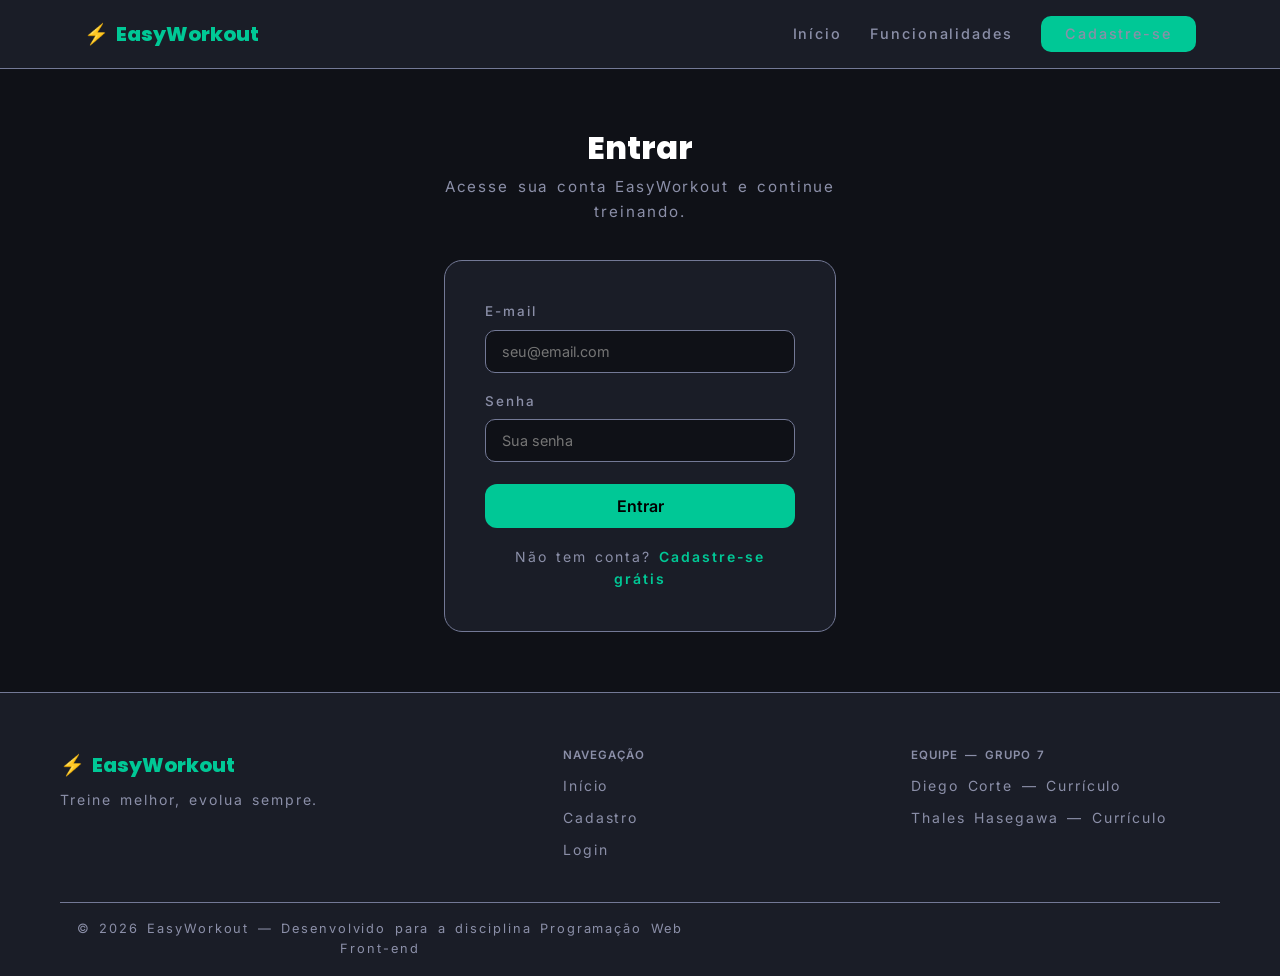
<file: informacoes-pessoais.html>
<!DOCTYPE html>
<html lang="pt-BR">
<head>
    <meta charset="UTF-8">
    <meta name="viewport" content="width=device-width, initial-scale=1.0">
    <title>EasyWorkout — Informações Pessoais</title>
    <link rel="stylesheet" href="style.css">
    <link href="https://fonts.googleapis.com/css2?family=Inter:wght@400;500;600;700&family=Poppins:wght@700;800&display=swap" rel="stylesheet">
</head>
<body class="app-body">

<aside class="app-sidebar">
    <div class="sidebar-logo">
        <a href="index.html">⚡ EasyWorkout</a>
    </div>
    <nav class="sidebar-nav">
        <a href="gestao-treino.html">
            <span class="nav-icon">📋</span> Gestão de Treino
        </a>
        <a href="exibicao-treino.html">
            <span class="nav-icon">▶️</span> Executar Treino
        </a>
        <a href="progressos.html">
            <span class="nav-icon">📈</span> Progressos
        </a>
        <a href="informacoes-pessoais.html" class="active">
            <span class="nav-icon">👤</span> Informações Pessoais
        </a>
    </nav>
    <div class="sidebar-footer">
        <a href="index.html">
            <span class="nav-icon">🚪</span> Sair
        </a>
    </div>
</aside>

<div class="app-main">
    <header class="app-topbar">
        <h1>Informações Pessoais</h1>
        <button type="submit" form="form-pessoal" class="btn btn-primary">Salvar alterações</button>
    </header>

    <main class="app-content">

        <div class="profile-header">
            <div class="avatar">👤</div>
            <div class="profile-info">
                <h2>Diego Corte</h2>
                <p>Membro desde janeiro de 2026 · Nível Intermediário</p>
            </div>
        </div>

        <form id="form-pessoal">

            <div class="info-card">
                <h3>Dados Pessoais</h3>

                <div class="info-row">
                    <span class="info-label">Nome completo</span>
                    <input type="text" name="nome" value="Diego Corte">
                </div>
                <div class="info-row">
                    <span class="info-label">E-mail</span>
                    <input type="email" name="email" value="diego@email.com">
                </div>
                <div class="info-row">
                    <span class="info-label">Data de nascimento</span>
                    <input type="date" name="nascimento" value="2000-03-15">
                </div>
                <div class="info-row">
                    <span class="info-label">Gênero</span>
                    <select name="genero">
                        <option value="masculino" selected>Masculino</option>
                        <option value="feminino">Feminino</option>
                        <option value="outro">Outro</option>
                        <option value="nao-informar">Prefiro não informar</option>
                    </select>
                </div>
            </div>

            <div class="info-card">
                <h3>Medidas Corporais</h3>

                <div class="info-row">
                    <span class="info-label">Altura (cm)</span>
                    <input type="number" name="altura" value="178" min="100" max="250">
                </div>
                <div class="info-row">
                    <span class="info-label">Peso atual (kg)</span>
                    <input type="number" name="peso" value="76" min="30" max="300" step="0.1">
                </div>
                <div class="info-row" style="flex-direction:column;align-items:flex-start;gap:8px;">
                    <span class="info-label">IMC — Índice de Massa Corporal</span>
                    <div style="width:100%;">
                        <div style="display:flex;justify-content:space-between;font-size:0.8rem;color:var(--text-secondary);margin-bottom:4px;">
                            <span>Abaixo do peso</span>
                            <span>Normal</span>
                            <span>Sobrepeso</span>
                            <span>Obeso</span>
                        </div>
                        <div class="imc-bar">
                            <div class="imc-marker" style="--pos:38%;"></div>
                        </div>
                        <p style="font-size:0.82rem;margin-top:6px;">IMC atual: <strong>24.0</strong> — Peso normal</p>
                    </div>
                </div>
            </div>

            <div class="info-card">
                <h3>Objetivos de Treino</h3>
                <div class="checkbox-group">
                    <label>
                        <input type="checkbox" name="objetivo" value="hipertrofia" checked>
                        Ganho de massa muscular (hipertrofia)
                    </label>
                    <label>
                        <input type="checkbox" name="objetivo" value="forca">
                        Aumento de força máxima
                    </label>
                    <label>
                        <input type="checkbox" name="objetivo" value="emagrecimento">
                        Emagrecimento e definição
                    </label>
                    <label>
                        <input type="checkbox" name="objetivo" value="condicionamento" checked>
                        Melhora do condicionamento físico
                    </label>
                    <label>
                        <input type="checkbox" name="objetivo" value="saude">
                        Saúde e bem-estar geral
                    </label>
                </div>
            </div>

            <div style="display:grid;grid-template-columns:1fr 1fr;gap:20px;">

                <div class="info-card" style="margin-bottom:0;">
                    <h3>Nível e Disponibilidade</h3>
                    <div class="info-row">
                        <span class="info-label">Nível de aptidão</span>
                        <select name="nivel">
                            <option value="iniciante">Iniciante</option>
                            <option value="intermediario" selected>Intermediário</option>
                            <option value="avancado">Avançado</option>
                        </select>
                    </div>
                    <div class="info-row">
                        <span class="info-label">Dias por semana</span>
                        <select name="dias">
                            <option value="2">2 dias</option>
                            <option value="3">3 dias</option>
                            <option value="4" selected>4 dias</option>
                            <option value="5">5 dias</option>
                            <option value="6">6 dias</option>
                        </select>
                    </div>
                    <div class="info-row">
                        <span class="info-label">Duração por sessão</span>
                        <select name="duracao">
                            <option value="30">30 min</option>
                            <option value="45">45 min</option>
                            <option value="60" selected>60 min</option>
                            <option value="90">90 min</option>
                        </select>
                    </div>
                </div>

                <div class="info-card" style="margin-bottom:0;">
                    <h3>Equipamentos Disponíveis</h3>
                    <div class="checkbox-group">
                        <label>
                            <input type="checkbox" name="equip" value="barra" checked>
                            Barra olímpica e anilhas
                        </label>
                        <label>
                            <input type="checkbox" name="equip" value="halteres" checked>
                            Halteres
                        </label>
                        <label>
                            <input type="checkbox" name="equip" value="maquinas" checked>
                            Máquinas de academia
                        </label>
                        <label>
                            <input type="checkbox" name="equip" value="cabo">
                            Polia e cabo
                        </label>
                        <label>
                            <input type="checkbox" name="equip" value="elast">
                            Elásticos e faixas
                        </label>
                        <label>
                            <input type="checkbox" name="equip" value="corpopeso">
                            Apenas peso corporal
                        </label>
                    </div>
                </div>

            </div>

        </form>

    </main>
</div>

<script src="script.js" defer></script>
</body>
</html>
</file>
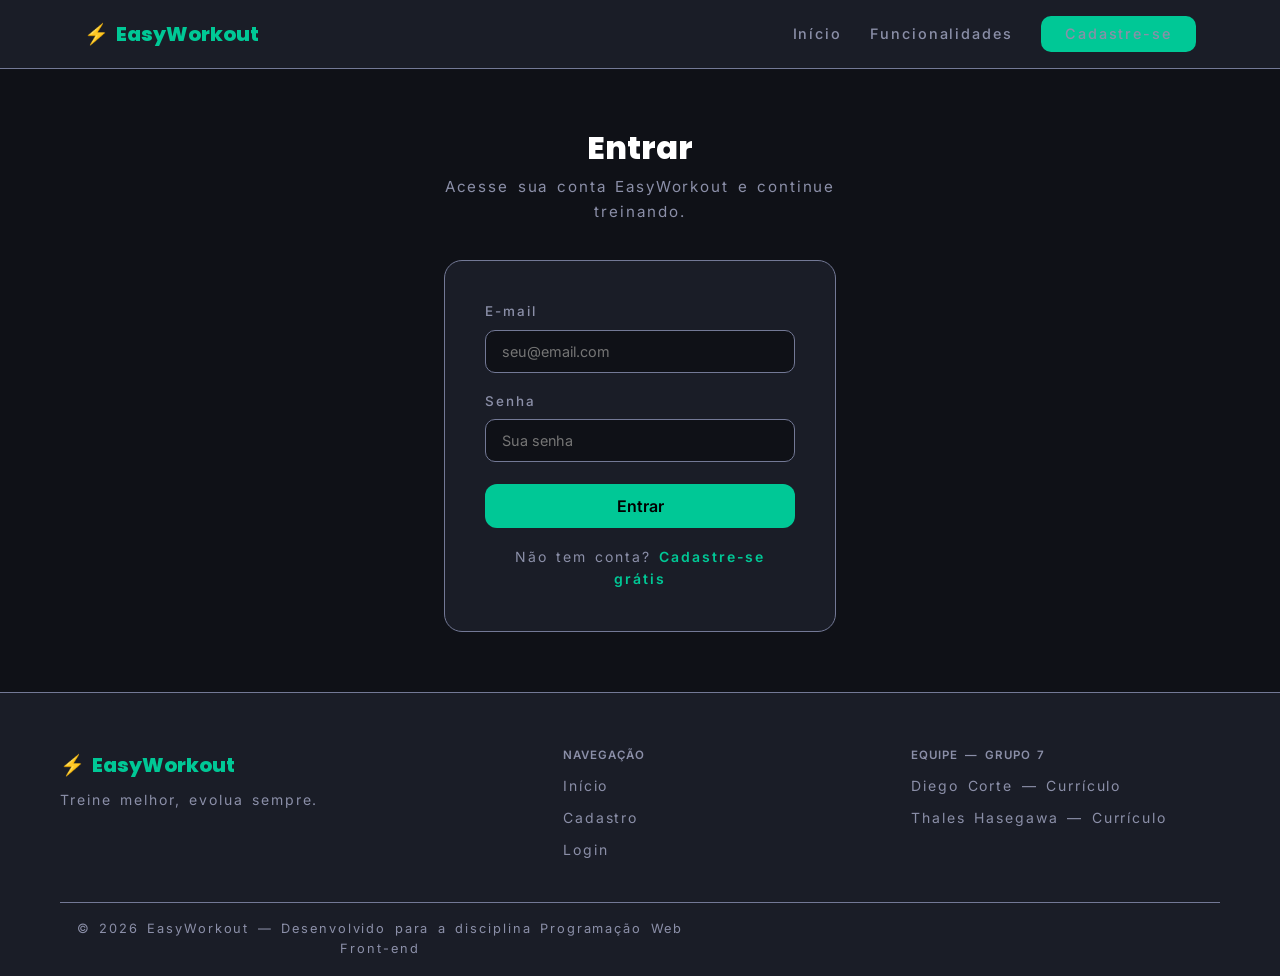
<file: login.html>
<!DOCTYPE html>
<html lang="pt-BR">
<head>
    <meta charset="UTF-8">
    <meta name="viewport" content="width=device-width, initial-scale=1.0">
    <title>EasyWorkout — Login</title>
    <link rel="stylesheet" href="style.css">
    <link href="https://fonts.googleapis.com/css2?family=Inter:wght@400;500;600;700&family=Poppins:wght@700;800&display=swap" rel="stylesheet">
</head>
<body>

<header class="site-header">
    <div class="container header-inner">
        <a href="index.html" class="logo">⚡ EasyWorkout</a>
        <nav class="main-nav">
            <a href="index.html">Início</a>
            <a href="index.html#funcionalidades">Funcionalidades</a>
            <a href="cadastro.html" class="btn btn-primary">Cadastre-se</a>
        </nav>
    </div>
</header>

<main class="form-page">
    <div class="container form-container form-container--sm">

        <div class="form-header">
            <h1>Entrar</h1>
            <p>Acesse sua conta EasyWorkout e continue treinando.</p>
        </div>

        <form action="gestao-treino.html" method="get" class="login-form">

            <div class="form-group">
                <label for="email">E-mail</label>
                <input type="email" id="email" name="email" placeholder="seu@email.com" required>
            </div>

            <div class="form-group">
                <label for="senha">Senha</label>
                <input type="password" id="senha" name="senha" placeholder="Sua senha" required>
            </div>

            <button type="submit" class="btn btn-primary btn-lg btn-block">Entrar</button>

            <p class="form-link">Não tem conta? <a href="cadastro.html">Cadastre-se grátis</a></p>

        </form>
    </div>
</main>

<footer class="site-footer">
    <div class="container footer-inner">
        <div class="footer-brand">
            <a href="index.html" class="logo">⚡ EasyWorkout</a>
            <p>Treine melhor, evolua sempre.</p>
        </div>
        <nav class="footer-nav">
            <h4>Navegação</h4>
            <a href="index.html">Início</a>
            <a href="cadastro.html">Cadastro</a>
            <a href="login.html">Login</a>
        </nav>
        <div class="footer-team">
            <h4>Equipe — Grupo 7</h4>
            <a href="Curriculo_Diego_Corte.html" target="_blank">Diego Corte — Currículo</a>
            <a href="Curriculo_Thales_Hasegawa.html" target="_blank">Thales Hasegawa — Currículo</a>
        </div>
    </div>
    <div class="footer-bottom container">
        <p>&copy; 2026 EasyWorkout — Desenvolvido para a disciplina Programação Web Front-end</p>
    </div>
</footer>

<script src="script.js" defer></script>
</body>
</html>
</file>
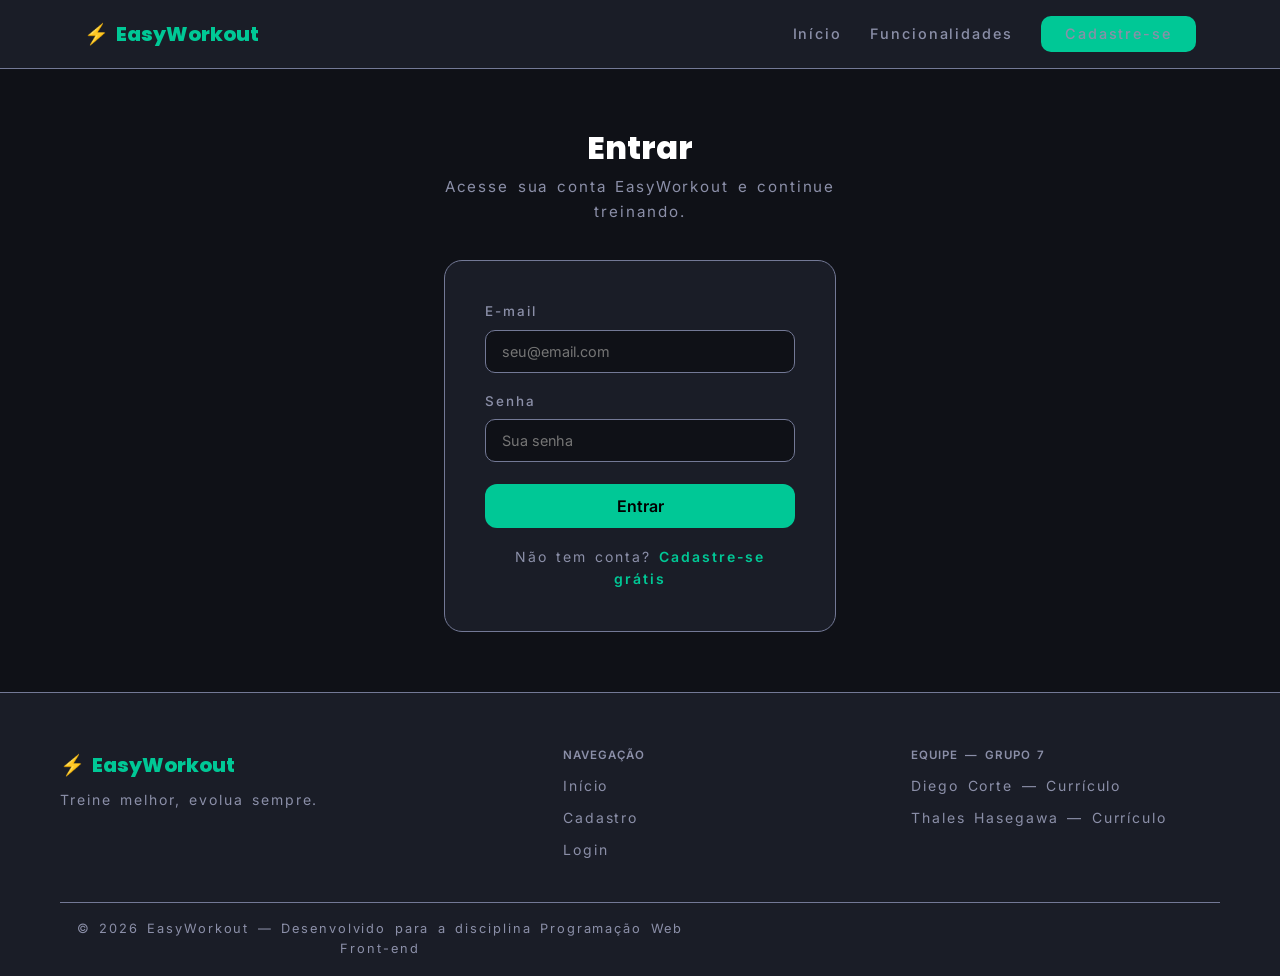
<file: progressos.html>
<!DOCTYPE html>
<html lang="pt-BR">
<head>
    <meta charset="UTF-8">
    <meta name="viewport" content="width=device-width, initial-scale=1.0">
    <title>EasyWorkout — Progressos</title>
    <link rel="stylesheet" href="style.css">
    <link href="https://fonts.googleapis.com/css2?family=Inter:wght@400;500;600;700&family=Poppins:wght@700;800&display=swap" rel="stylesheet">
</head>
<body class="app-body">

<aside class="app-sidebar">
    <div class="sidebar-logo">
        <a href="index.html">⚡ EasyWorkout</a>
    </div>
    <nav class="sidebar-nav">
        <a href="gestao-treino.html">
            <span class="nav-icon">📋</span> Gestão de Treino
        </a>
        <a href="exibicao-treino.html">
            <span class="nav-icon">▶️</span> Executar Treino
        </a>
        <a href="progressos.html" class="active">
            <span class="nav-icon">📈</span> Progressos
        </a>
        <a href="informacoes-pessoais.html">
            <span class="nav-icon">👤</span> Informações Pessoais
        </a>
    </nav>
    <div class="sidebar-footer">
        <a href="index.html">
            <span class="nav-icon">🚪</span> Sair
        </a>
    </div>
</aside>

<div class="app-main">
    <header class="app-topbar">
        <h1>Progressos</h1>
    </header>

    <main class="app-content">

        <div class="stats-grid">
            <div class="stat-card">
                <div class="stat-label">Treinos este mês</div>
                <div class="stat-value accent">14</div>
                <div class="stat-unit">de 18 planejados</div>
            </div>
            <div class="stat-card">
                <div class="stat-label">Volume total (mês)</div>
                <div class="stat-value">32.4</div>
                <div class="stat-unit">toneladas movidas</div>
            </div>
            <div class="stat-card">
                <div class="stat-label">Sequência atual</div>
                <div class="stat-value warning">6</div>
                <div class="stat-unit">dias consecutivos</div>
            </div>
            <div class="stat-card">
                <div class="stat-label">Recordes batidos</div>
                <div class="stat-value blue">3</div>
                <div class="stat-unit">este mês</div>
            </div>
        </div>

        <nav class="tab-nav" aria-label="Abas de progresso">
            <a href="#visao-geral" class="tab-active">Visão Geral</a>
            <a href="#exercicios">Exercícios</a>
            <a href="#recordes">Recordes</a>
        </nav>

        <div id="exercicios" class="tab-panel">

            <div class="info-card">
                <h3>Evolução de cargas — Supino Reto</h3>
                <div class="bar-chart">
                    <div class="bar-col">
                        <div class="bar" style="--h:40%;" role="img" aria-label="40% da carga máxima em Jan"></div>
                        <span class="bar-label">Jan</span>
                    </div>
                    <div class="bar-col">
                        <div class="bar" style="--h:50%;" role="img" aria-label="50% da carga máxima em Fev"></div>
                        <span class="bar-label">Fev</span>
                    </div>
                    <div class="bar-col">
                        <div class="bar" style="--h:58%;" role="img" aria-label="58% da carga máxima em Mar"></div>
                        <span class="bar-label">Mar</span>
                    </div>
                    <div class="bar-col">
                        <div class="bar" style="--h:65%;" role="img" aria-label="65% da carga máxima em Abr"></div>
                        <span class="bar-label">Abr</span>
                    </div>
                    <div class="bar-col">
                        <div class="bar" style="--h:80%;" role="img" aria-label="80% da carga máxima em Mai"></div>
                        <span class="bar-label">Mai</span>
                    </div>
                </div>
            </div>

            <div style="display:grid;grid-template-columns:1fr 1fr;gap:16px;">
                <div class="info-card" style="margin-bottom:0;">
                    <h3>Supino Reto — Progressão</h3>
                    <div class="prog-row">
                        <div class="prog-row-header">
                            <span>Janeiro</span>
                            <span>60 kg</span>
                        </div>
                        <div class="prog-bar-track">
                            <div class="prog-bar-fill" style="--w:60%;"></div>
                        </div>
                    </div>
                    <div class="prog-row">
                        <div class="prog-row-header">
                            <span>Fevereiro</span>
                            <span>65 kg</span>
                        </div>
                        <div class="prog-bar-track">
                            <div class="prog-bar-fill" style="--w:65%;"></div>
                        </div>
                    </div>
                    <div class="prog-row">
                        <div class="prog-row-header">
                            <span>Março</span>
                            <span>70 kg</span>
                        </div>
                        <div class="prog-bar-track">
                            <div class="prog-bar-fill" style="--w:70%;"></div>
                        </div>
                    </div>
                    <div class="prog-row">
                        <div class="prog-row-header">
                            <span>Abril</span>
                            <span>75 kg</span>
                        </div>
                        <div class="prog-bar-track">
                            <div class="prog-bar-fill" style="--w:75%;"></div>
                        </div>
                    </div>
                    <div class="prog-row">
                        <div class="prog-row-header">
                            <span>Maio</span>
                            <span>80 kg</span>
                        </div>
                        <div class="prog-bar-track">
                            <div class="prog-bar-fill" style="--w:80%;"></div>
                        </div>
                    </div>
                </div>
                <div class="info-card" style="margin-bottom:0;">
                    <h3>Agachamento — Progressão</h3>
                    <div class="prog-row">
                        <div class="prog-row-header">
                            <span>Janeiro</span>
                            <span>80 kg</span>
                        </div>
                        <div class="prog-bar-track">
                            <div class="prog-bar-fill blue" style="--w:55%;"></div>
                        </div>
                    </div>
                    <div class="prog-row">
                        <div class="prog-row-header">
                            <span>Fevereiro</span>
                            <span>90 kg</span>
                        </div>
                        <div class="prog-bar-track">
                            <div class="prog-bar-fill blue" style="--w:62%;"></div>
                        </div>
                    </div>
                    <div class="prog-row">
                        <div class="prog-row-header">
                            <span>Março</span>
                            <span>100 kg</span>
                        </div>
                        <div class="prog-bar-track">
                            <div class="prog-bar-fill blue" style="--w:69%;"></div>
                        </div>
                    </div>
                    <div class="prog-row">
                        <div class="prog-row-header">
                            <span>Abril</span>
                            <span>110 kg</span>
                        </div>
                        <div class="prog-bar-track">
                            <div class="prog-bar-fill blue" style="--w:76%;"></div>
                        </div>
                    </div>
                    <div class="prog-row">
                        <div class="prog-row-header">
                            <span>Maio</span>
                            <span>120 kg</span>
                        </div>
                        <div class="prog-bar-track">
                            <div class="prog-bar-fill blue" style="--w:83%;"></div>
                        </div>
                    </div>
                </div>
            </div>

        </div>

        <div id="recordes" class="tab-panel">

            <div class="section-header">
                <h2>Recordes Pessoais</h2>
                <span class="badge badge-green">3 recordes este mês</span>
            </div>

            <div class="records-grid">
                <div class="record-card">
                    <div class="record-exercise">Supino Reto com Barra</div>
                    <div class="record-value">80 kg</div>
                    <div class="record-date">14/05/2026 · +5 kg este mês</div>
                </div>
                <div class="record-card">
                    <div class="record-exercise">Agachamento Livre</div>
                    <div class="record-value">120 kg</div>
                    <div class="record-date">12/05/2026 · +10 kg este mês</div>
                </div>
                <div class="record-card">
                    <div class="record-exercise">Levantamento Terra</div>
                    <div class="record-value">140 kg</div>
                    <div class="record-date">10/05/2026 · PR pessoal</div>
                </div>
                <div class="record-card">
                    <div class="record-exercise">Desenvolvimento Militar</div>
                    <div class="record-value">55 kg</div>
                    <div class="record-date">06/05/2026</div>
                </div>
                <div class="record-card">
                    <div class="record-exercise">Rosca Direta</div>
                    <div class="record-value">40 kg</div>
                    <div class="record-date">03/05/2026</div>
                </div>
                <div class="record-card">
                    <div class="record-exercise">Tríceps Pulley</div>
                    <div class="record-value">45 kg</div>
                    <div class="record-date">01/05/2026</div>
                </div>
            </div>

        </div>

        <div id="visao-geral" class="tab-panel tab-panel--default">

            <div style="display:grid;grid-template-columns:1fr 1fr;gap:20px;margin-bottom:24px;">

                <div class="info-card" style="margin-bottom:0;">
                    <h3>Treinos por semana (últimas 8 sem.)</h3>
                    <div class="bar-chart">
                        <div class="bar-col">
                            <div class="bar" style="--h:45%;" role="img" aria-label="45% de treinos concluídos na semana 1"></div>
                            <span class="bar-label">S1</span>
                        </div>
                        <div class="bar-col">
                            <div class="bar" style="--h:60%;" role="img" aria-label="60% de treinos concluídos na semana 2"></div>
                            <span class="bar-label">S2</span>
                        </div>
                        <div class="bar-col">
                            <div class="bar" style="--h:75%;" role="img" aria-label="75% de treinos concluídos na semana 3"></div>
                            <span class="bar-label">S3</span>
                        </div>
                        <div class="bar-col">
                            <div class="bar" style="--h:55%;" role="img" aria-label="55% de treinos concluídos na semana 4"></div>
                            <span class="bar-label">S4</span>
                        </div>
                        <div class="bar-col">
                            <div class="bar" style="--h:80%;" role="img" aria-label="80% de treinos concluídos na semana 5"></div>
                            <span class="bar-label">S5</span>
                        </div>
                        <div class="bar-col">
                            <div class="bar" style="--h:70%;" role="img" aria-label="70% de treinos concluídos na semana 6"></div>
                            <span class="bar-label">S6</span>
                        </div>
                        <div class="bar-col">
                            <div class="bar" style="--h:90%;" role="img" aria-label="90% de treinos concluídos na semana 7"></div>
                            <span class="bar-label">S7</span>
                        </div>
                        <div class="bar-col">
                            <div class="bar" style="--h:100%;" role="img" aria-label="100% de treinos concluídos na semana 8"></div>
                            <span class="bar-label">S8</span>
                        </div>
                    </div>
                </div>

                <div class="info-card" style="margin-bottom:0;">
                    <h3>Consistência por grupo muscular</h3>
                    <div class="prog-row">
                        <div class="prog-row-header">
                            <span>Peito</span>
                            <span>88%</span>
                        </div>
                        <div class="prog-bar-track">
                            <div class="prog-bar-fill" style="--w:88%;"></div>
                        </div>
                    </div>
                    <div class="prog-row">
                        <div class="prog-row-header">
                            <span>Costas</span>
                            <span>76%</span>
                        </div>
                        <div class="prog-bar-track">
                            <div class="prog-bar-fill blue" style="--w:76%;"></div>
                        </div>
                    </div>
                    <div class="prog-row">
                        <div class="prog-row-header">
                            <span>Pernas</span>
                            <span>62%</span>
                        </div>
                        <div class="prog-bar-track">
                            <div class="prog-bar-fill warn" style="--w:62%;"></div>
                        </div>
                    </div>
                    <div class="prog-row">
                        <div class="prog-row-header">
                            <span>Ombros</span>
                            <span>71%</span>
                        </div>
                        <div class="prog-bar-track">
                            <div class="prog-bar-fill" style="--w:71%;"></div>
                        </div>
                    </div>
                </div>
            </div>

            <div class="info-card">
                <h3>Histórico de treinos — Maio 2026</h3>
                <div style="display:flex;flex-wrap:wrap;gap:8px;padding-top:4px;">
                    <span class="badge badge-green">01/05 — Treino A</span>
                    <span class="badge badge-blue">03/05 — Treino B</span>
                    <span class="badge badge-green">05/05 — Treino C</span>
                    <span class="badge badge-warn">06/05 — Treino D</span>
                    <span class="badge badge-green">08/05 — Treino A</span>
                    <span class="badge badge-blue">10/05 — Treino B</span>
                    <span class="badge badge-green">12/05 — Treino C</span>
                    <span class="badge badge-warn">13/05 — Treino D</span>
                    <span class="badge badge-green">14/05 — Treino A</span>
                </div>
            </div>

        </div>

    </main>
</div>

<script src="script.js" defer></script>
</body>
</html>
</file>
<file: style.css>
*, *::before, *::after {
    margin: 0;
    padding: 0;
    box-sizing: border-box;
}

:root {
    --bg-primary: #0F1117;
    --bg-secondary: #1A1D27;
    --bg-card: #222635;
    --accent: #00C896;
    --accent-hover: #00A87A;
    --text-primary: #FFFFFF;
    --text-secondary: #8B8FA8;
    --border: #737996;
    --border-muted: #3A3F58;
    --focus-ring: #FFD166;
    --danger: #FF4757;
    --warning: #FFA502;
    --blue: #4A90E2;
    --radius: 12px;
}

html {
    scroll-behavior: smooth;
}

body {
    font-family: 'Inter', -apple-system, BlinkMacSystemFont, 'Segoe UI', sans-serif;
    background: var(--bg-primary);
    color: var(--text-primary);
    line-height: 1.6;
    letter-spacing: 0.12em;
    word-spacing: 0.16em;
    min-height: 100vh;
    display: flex;
    flex-direction: column;
}

main {
    flex: 1;
}

img {
    max-width: 100%;
    height: auto;
    display: block;
}

ul, ol {
    list-style: none;
}

a {
    color: inherit;
    text-decoration: none;
}

:where(a, button, input, select, textarea, summary, [tabindex]):focus-visible {
    outline: 3px solid var(--focus-ring);
    outline-offset: 3px;
    box-shadow: 0 0 0 6px rgba(255, 209, 102, 0.18);
}

h1, h2, h3, h4 {
    font-family: 'Poppins', 'Inter', sans-serif;
    font-weight: 800;
    line-height: 1.2;
    letter-spacing: 0;
    color: var(--text-primary);
}

h1 { font-size: clamp(2rem, 5vw, 3.4rem); }
h2 { font-size: clamp(1.5rem, 3vw, 2.4rem); }
h3 { font-size: 1.1rem; }

p {
    color: var(--text-secondary);
    font-size: 0.95rem;
    max-width: 80ch;
    margin-bottom: 1.9em;
}

p:last-child {
    margin-bottom: 0;
}

strong {
    color: var(--text-primary);
    font-weight: 700;
}

.text-accent { color: var(--accent); }

.container {
    width: 100%;
    max-width: 1160px;
    margin: 0 auto;
    padding: 0 24px;
}

section {
    padding: 80px 0;
}

.section-heading {
    text-align: center;
    margin-bottom: 12px;
}

.section-sub {
    text-align: center;
    max-width: 520px;
    margin: 0 auto 48px;
    font-size: 1rem;
}

.btn {
    display: inline-flex;
    align-items: center;
    justify-content: center;
    gap: 8px;
    padding: 11px 24px;
    border-radius: 10px;
    border: none;
    cursor: pointer;
    font-family: 'Inter', sans-serif;
    font-size: 0.9rem;
    font-weight: 600;
    text-decoration: none;
    transition: all 0.2s;
    white-space: nowrap;
    line-height: 1;
}

.btn-primary {
    background: var(--accent);
    color: #000;
}

.btn-primary:hover {
    background: var(--accent-hover);
    transform: translateY(-2px);
    box-shadow: 0 6px 20px rgba(0, 200, 150, 0.3);
}

.btn-outline {
    background: transparent;
    color: var(--text-primary);
    border: 2px solid var(--border);
}

.btn-outline:hover {
    border-color: var(--text-secondary);
}

.btn-lg {
    padding: 14px 32px;
    font-size: 1rem;
    border-radius: 12px;
}

.btn-block {
    width: 100%;
    margin-top: 4px;
}

.site-header {
    background: var(--bg-secondary);
    border-bottom: 1px solid var(--border);
    position: sticky;
    top: 0;
    z-index: 100;
}

.header-inner {
    display: flex;
    align-items: center;
    justify-content: space-between;
    height: 68px;
}

.logo {
    font-family: 'Poppins', sans-serif;
    font-size: 1.25rem;
    font-weight: 800;
    color: var(--accent);
    letter-spacing: 0;
}

.main-nav {
    display: flex;
    align-items: center;
    gap: 28px;
}

.main-nav a {
    font-size: 0.9rem;
    font-weight: 500;
    color: var(--text-secondary);
    transition: color 0.2s;
}

.main-nav a:hover {
    color: var(--text-primary);
}

.main-nav a.btn-header-signup,
.main-nav a.btn-header-signup:hover {
    color: var(--bg-secondary);
}

.hero {
    padding: 80px 0 60px;
}

.hero .container {
    display: grid;
    grid-template-columns: 1fr 1fr;
    gap: 60px;
    align-items: center;
}

.hero-content {
    display: flex;
    flex-direction: column;
    gap: 22px;
}

.hero-sub {
    font-size: 1.05rem;
    line-height: 1.75;
    max-width: 460px;
}

.hero-actions {
    display: flex;
    gap: 12px;
    flex-wrap: wrap;
}

.hero-figure {
    border-radius: 20px;
    overflow: hidden;
    border: 1px solid var(--border);
}

.hero-img {
    width: 100%;
    height: 360px;
    object-fit: cover;
}

.features {
    background: var(--bg-secondary);
}

.features-grid {
    display: grid;
    grid-template-columns: repeat(3, 1fr);
    gap: 18px;
}

.feature-card {
    background: var(--bg-card);
    border: 1px solid var(--border);
    border-radius: var(--radius);
    padding: 28px 22px;
    transition: border-color 0.2s, transform 0.2s;
}

.feature-card:hover {
    border-color: var(--accent);
    transform: translateY(-3px);
}

.feature-icon {
    font-size: 1.9rem;
    display: block;
    margin-bottom: 14px;
}

.feature-card h3 {
    margin-bottom: 8px;
}

.feature-card p {
    font-size: 0.875rem;
    line-height: 1.65;
}

.steps {
    display: flex;
    flex-direction: column;
    gap: 72px;
}

.step {
    display: grid;
    grid-template-columns: 1fr 1fr;
    gap: 56px;
    align-items: center;
    position: relative;
}

.step-number {
    position: absolute;
    top: -18px;
    left: -18px;
    width: 46px;
    height: 46px;
    background: var(--accent);
    color: #000;
    border-radius: 50%;
    display: flex;
    align-items: center;
    justify-content: center;
    font-family: 'Poppins', sans-serif;
    font-weight: 800;
    font-size: 1.1rem;
    z-index: 1;
    flex-shrink: 0;
}

.step figure {
    border-radius: 16px;
    overflow: hidden;
    border: 1px solid var(--border);
}

.step figure img {
    width: 100%;
    height: 290px;
    object-fit: cover;
}

.step-text {
    display: flex;
    flex-direction: column;
    gap: 12px;
}

.step-text h3 {
    font-size: 1.35rem;
}

.step-text p {
    font-size: 0.975rem;
    line-height: 1.75;
}

.about {
    background: var(--bg-secondary);
}

.about-inner {
    display: grid;
    grid-template-columns: 1fr 260px;
    gap: 60px;
    align-items: center;
}

.about-text {
    display: flex;
    flex-direction: column;
    gap: 16px;
}

.about-text p {
    font-size: 0.975rem;
    line-height: 1.75;
}

.ods-list {
    display: flex;
    flex-direction: column;
    gap: 10px;
    margin-top: 6px;
}

.ods-list li {
    font-size: 0.925rem;
    color: var(--text-secondary);
}

.ods-badge {
    background: linear-gradient(135deg, rgba(0, 200, 150, 0.14), rgba(74, 144, 226, 0.1));
    border: 1px solid rgba(0, 200, 150, 0.3);
    border-radius: 20px;
    padding: 40px 28px;
    text-align: center;
    display: flex;
    flex-direction: column;
    align-items: center;
    gap: 10px;
}

.ods-icon {
    font-size: 3.2rem;
}

.ods-badge strong {
    font-family: 'Poppins', sans-serif;
    font-size: 1.5rem;
    color: var(--accent);
}

.ods-badge p {
    font-size: 0.9rem;
}

.cta {
    text-align: center;
}

.cta h2 {
    margin-bottom: 12px;
}

.cta p {
    font-size: 1rem;
    margin-bottom: 32px;
}

.site-footer {
    background: var(--bg-secondary);
    border-top: 1px solid var(--border);
}

.footer-inner {
    display: grid;
    grid-template-columns: 1.5fr 1fr 1fr;
    gap: 40px;
    padding: 56px 0 40px;
}

.footer-brand p {
    font-size: 0.875rem;
    margin-top: 8px;
}

.footer-nav,
.footer-team {
    display: flex;
    flex-direction: column;
    gap: 10px;
}

.footer-nav h4,
.footer-team h4 {
    font-size: 0.72rem;
    font-family: 'Inter', sans-serif;
    font-weight: 600;
    text-transform: uppercase;
    letter-spacing: 1px;
    color: var(--text-secondary);
    margin-bottom: 2px;
}

.footer-nav a,
.footer-team a {
    font-size: 0.875rem;
    color: var(--text-secondary);
    transition: color 0.2s;
}

.footer-nav a:hover,
.footer-team a:hover {
    color: var(--accent);
}

.footer-bottom {
    border-top: 1px solid var(--border);
    padding: 16px 0;
    text-align: center;
}

.footer-bottom p {
    font-size: 0.8rem;
}

.form-page {
    padding: 60px 0;
}

.form-container {
    max-width: 680px;
    margin: 0 auto;
}

.form-container--sm {
    max-width: 440px;
}

.form-header {
    text-align: center;
    margin-bottom: 36px;
}

.form-header h1 {
    font-size: 2rem;
    margin-bottom: 8px;
}

.register-form,
.login-form {
    background: var(--bg-secondary);
    border: 1px solid var(--border);
    border-radius: 18px;
    padding: 40px;
    display: flex;
    flex-direction: column;
    gap: 18px;
}

.form-group {
    display: flex;
    flex-direction: column;
    gap: 7px;
}

.form-group label {
    font-size: 0.84rem;
    font-weight: 500;
    color: var(--text-secondary);
}

.form-group input,
.form-group select {
    background: var(--bg-primary);
    border: 1px solid var(--border);
    border-radius: 10px;
    padding: 12px 16px;
    color: var(--text-primary);
    font-size: 0.9rem;
    font-family: 'Inter', sans-serif;
    outline: 2px solid transparent;
    outline-offset: 2px;
    transition: border-color 0.2s;
    width: 100%;
}

.form-group input:focus,
.form-group select:focus {
    border-color: var(--accent);
}

.form-group select option {
    background: var(--bg-secondary);
}

.form-row {
    display: grid;
    grid-template-columns: 1fr 1fr;
    gap: 16px;
}

.form-link {
    text-align: center;
    font-size: 0.875rem;
    color: var(--text-secondary);
}

.form-link a {
    color: var(--accent);
    font-weight: 600;
}

.form-link a:hover {
    text-decoration: underline;
}

.form-message {
    border: 1px solid var(--border);
    border-radius: 10px;
    padding: 12px 14px;
    font-size: 0.86rem;
    line-height: 1.5;
    letter-spacing: 0;
    word-spacing: normal;
    margin-bottom: 14px;
}

.form-message--error {
    background: rgba(255, 71, 87, 0.1);
    border-color: rgba(255, 71, 87, 0.55);
    color: #ffb3bc;
}

.form-message--success {
    background: rgba(0, 200, 150, 0.1);
    border-color: rgba(0, 200, 150, 0.55);
    color: var(--accent);
}

.field-error {
    display: block;
    color: #ffb3bc;
    font-size: 0.76rem;
    line-height: 1.35;
    letter-spacing: 0;
    word-spacing: normal;
    margin-top: 4px;
}

input.is-invalid,
select.is-invalid,
textarea.is-invalid {
    border-color: var(--danger) !important;
}

.empty-state {
    grid-column: 1 / -1;
    background: var(--bg-card);
    border: 1px dashed var(--border);
    border-radius: var(--radius);
    color: var(--text-secondary);
    padding: 20px;
    font-size: 0.9rem;
    letter-spacing: 0;
    word-spacing: normal;
}

::-webkit-scrollbar { width: 6px; }
::-webkit-scrollbar-track { background: transparent; }
::-webkit-scrollbar-thumb { background: var(--border); border-radius: 3px; }

@media (max-width: 960px) {
    .hero .container {
        grid-template-columns: 1fr;
        text-align: center;
    }

    .hero-content {
        align-items: center;
    }

    .hero-sub {
        max-width: 100%;
    }

    .features-grid {
        grid-template-columns: repeat(2, 1fr);
    }

    .step {
        grid-template-columns: 1fr;
    }

    .step-number {
        top: -16px;
        left: 50%;
        transform: translateX(-50%);
    }

    .about-inner {
        grid-template-columns: 1fr;
    }

    .ods-badge {
        max-width: 280px;
        margin: 0 auto;
    }

    .footer-inner {
        grid-template-columns: 1fr 1fr;
    }
}

@media (max-width: 600px) {
    section {
        padding: 52px 0;
    }

    .features-grid {
        grid-template-columns: 1fr;
    }

    .form-row {
        grid-template-columns: 1fr;
    }

    .hero-actions {
        justify-content: center;
    }

    .main-nav {
        gap: 14px;
    }

    .footer-inner {
        grid-template-columns: 1fr;
        padding: 40px 0 28px;
    }

    .register-form,
    .login-form {
        padding: 28px 20px;
    }
}

/* ─── APP LAYOUT ─────────────────────────────────────────── */

.app-body {
    display: flex;
    min-height: 100vh;
    background: var(--bg-primary);
}

.app-sidebar {
    width: 240px;
    flex-shrink: 0;
    background: var(--bg-secondary);
    border-right: 1px solid var(--border);
    position: fixed;
    top: 0;
    left: 0;
    height: 100vh;
    display: flex;
    flex-direction: column;
    z-index: 200;
    overflow-y: auto;
}

.sidebar-logo {
    padding: 24px 20px 20px;
    border-bottom: 1px solid var(--border);
}

.sidebar-logo a {
    font-family: 'Poppins', sans-serif;
    font-size: 1.1rem;
    font-weight: 800;
    color: var(--accent);
}

.sidebar-nav {
    flex: 1;
    padding: 16px 12px;
    display: flex;
    flex-direction: column;
    gap: 4px;
}

.sidebar-nav a {
    display: flex;
    align-items: center;
    gap: 10px;
    padding: 10px 12px;
    border-radius: 8px;
    font-size: 0.875rem;
    font-weight: 500;
    color: var(--text-secondary);
    transition: background 0.15s, color 0.15s;
}

.sidebar-nav a:hover {
    background: var(--bg-card);
    color: var(--text-primary);
}

.sidebar-nav a.active {
    background: rgba(0, 200, 150, 0.12);
    color: var(--accent);
    box-shadow: inset 4px 0 0 var(--focus-ring);
}

.sidebar-nav .nav-icon {
    font-size: 1rem;
    width: 20px;
    text-align: center;
}

.sidebar-footer {
    padding: 16px 12px;
    border-top: 1px solid var(--border);
}

.sidebar-footer a {
    display: flex;
    align-items: center;
    gap: 10px;
    padding: 10px 12px;
    border-radius: 8px;
    font-size: 0.875rem;
    color: var(--text-secondary);
    transition: color 0.15s;
}

.sidebar-footer a:hover {
    color: var(--danger);
}

.app-main {
    margin-left: 240px;
    flex: 1;
    min-height: 100vh;
    display: flex;
    flex-direction: column;
}

.app-topbar {
    background: var(--bg-secondary);
    border-bottom: 1px solid var(--border);
    padding: 0 32px;
    height: 64px;
    display: flex;
    align-items: center;
    justify-content: space-between;
    flex-shrink: 0;
}

.app-topbar h1 {
    font-size: 1.15rem;
    font-weight: 700;
}

.app-content {
    padding: 32px;
    flex: 1;
}

/* ─── STAT CARDS ─────────────────────────────────────────── */

.stats-grid {
    display: grid;
    grid-template-columns: repeat(4, 1fr);
    gap: 16px;
    margin-bottom: 32px;
}

.stat-card {
    background: var(--bg-card);
    border: 1px solid var(--border);
    border-radius: var(--radius);
    padding: 20px;
}

.stat-card .stat-label {
    font-size: 0.75rem;
    font-weight: 600;
    text-transform: uppercase;
    letter-spacing: 0.8px;
    color: var(--text-secondary);
    margin-bottom: 8px;
}

.stat-card .stat-value {
    font-family: 'Poppins', sans-serif;
    font-size: 1.9rem;
    font-weight: 800;
    color: var(--text-primary);
    line-height: 1;
}

.stat-card .stat-unit {
    font-size: 0.8rem;
    color: var(--text-secondary);
    margin-top: 4px;
}

.stat-card .stat-value.accent { color: var(--accent); }
.stat-card .stat-value.warning { color: var(--warning); }
.stat-card .stat-value.blue { color: var(--blue); }

/* ─── WORKOUT CARDS ──────────────────────────────────────── */

.section-header {
    display: flex;
    align-items: center;
    justify-content: space-between;
    margin-bottom: 20px;
}

.section-header h2 {
    font-size: 1.1rem;
}

.workouts-grid {
    display: grid;
    grid-template-columns: repeat(3, 1fr);
    gap: 16px;
    margin-bottom: 32px;
}

.workout-card {
    background: var(--bg-card);
    border: 1px solid var(--border);
    border-radius: var(--radius);
    padding: 22px;
    display: flex;
    flex-direction: column;
    gap: 12px;
    transition: border-color 0.2s, transform 0.2s;
}

.workout-card:hover {
    border-color: var(--accent);
    transform: translateY(-2px);
}

.workout-card-header {
    display: flex;
    align-items: flex-start;
    justify-content: space-between;
    gap: 8px;
}

.workout-card h3 {
    font-size: 1rem;
}

.badge {
    display: inline-flex;
    align-items: center;
    padding: 3px 9px;
    border-radius: 20px;
    font-size: 0.72rem;
    font-weight: 600;
    text-transform: uppercase;
    letter-spacing: 0.5px;
    flex-shrink: 0;
}

.badge-green { background: rgba(0,200,150,0.15); color: var(--accent); }
.badge-blue  { background: rgba(74,144,226,0.15); color: var(--blue); }
.badge-warn  { background: rgba(255,165,2,0.15);  color: var(--warning); }

.workout-meta {
    display: flex;
    gap: 14px;
}

.workout-meta span {
    font-size: 0.8rem;
    color: var(--text-secondary);
}

.workout-tags {
    display: flex;
    flex-wrap: wrap;
    gap: 6px;
}

.tag {
    background: var(--bg-primary);
    border: 1px solid var(--border);
    border-radius: 6px;
    padding: 3px 8px;
    font-size: 0.75rem;
    color: var(--text-secondary);
}

/* ─── NEW WORKOUT FORM (details/summary) ─────────────────── */

.details-form {
    background: var(--bg-card);
    border: 1px solid var(--border);
    border-radius: var(--radius);
    margin-bottom: 32px;
    overflow: hidden;
}

.details-form summary {
    display: flex;
    align-items: center;
    gap: 10px;
    padding: 18px 22px;
    cursor: pointer;
    font-family: 'Poppins', sans-serif;
    font-weight: 700;
    font-size: 0.95rem;
    user-select: none;
    list-style: none;
    transition: background 0.15s;
}

.details-form summary::-webkit-details-marker { display: none; }

.details-form summary:hover {
    background: rgba(255,255,255,0.03);
}

.details-form[open] summary {
    border-bottom: 1px solid var(--border);
}

.details-form summary .summary-icon {
    width: 28px;
    height: 28px;
    background: var(--accent);
    border-radius: 50%;
    display: flex;
    align-items: center;
    justify-content: center;
    font-size: 1rem;
    color: #000;
    font-weight: 800;
    flex-shrink: 0;
}

.details-body {
    padding: 24px 22px;
    display: flex;
    flex-direction: column;
    gap: 16px;
}

.details-form .form-group input,
.details-form .form-group select,
.details-form .form-group textarea {
    background: var(--bg-primary);
    border: 1px solid var(--border);
    border-radius: 10px;
    padding: 11px 14px;
    color: var(--text-primary);
    font-size: 0.875rem;
    font-family: 'Inter', sans-serif;
    outline: 2px solid transparent;
    outline-offset: 2px;
    transition: border-color 0.2s;
    width: 100%;
}

.details-form .form-group input:focus,
.details-form .form-group select:focus,
.details-form .form-group textarea:focus {
    border-color: var(--accent);
}

.details-form .form-group textarea {
    resize: vertical;
    min-height: 80px;
}

.details-form .form-group label {
    font-size: 0.82rem;
    font-weight: 500;
    color: var(--text-secondary);
}

/* ─── WEEKLY PLANNER ─────────────────────────────────────── */

.planner-grid {
    display: grid;
    grid-template-columns: repeat(7, 1fr);
    gap: 10px;
}

.planner-day {
    background: var(--bg-card);
    border: 1px solid var(--border);
    border-radius: 10px;
    padding: 14px 10px;
    text-align: center;
    display: flex;
    flex-direction: column;
    gap: 8px;
}

.planner-day .day-name {
    font-size: 0.7rem;
    font-weight: 700;
    text-transform: uppercase;
    letter-spacing: 0.8px;
    color: var(--text-secondary);
}

.planner-day .day-workout {
    font-size: 0.78rem;
    font-weight: 600;
    color: var(--accent);
    line-height: 1.3;
}

.planner-day .day-rest {
    font-size: 0.78rem;
    color: var(--text-secondary);
}

.planner-day.today {
    border-color: var(--accent);
    background: rgba(0,200,150,0.06);
}

/* ─── EXERCISE SCREEN ────────────────────────────────────── */

.workout-banner {
    background: linear-gradient(135deg, rgba(0,200,150,0.15), rgba(74,144,226,0.08));
    border: 1px solid rgba(0,200,150,0.25);
    border-radius: var(--radius);
    padding: 28px;
    display: flex;
    align-items: center;
    justify-content: space-between;
    margin-bottom: 24px;
    flex-wrap: wrap;
    gap: 16px;
}

.workout-banner h2 {
    font-size: 1.4rem;
    margin-bottom: 6px;
}

.workout-banner-meta {
    display: flex;
    gap: 20px;
    flex-wrap: wrap;
}

.workout-banner-meta span {
    font-size: 0.85rem;
    color: var(--text-secondary);
}

.timer-display {
    font-family: 'Poppins', sans-serif;
    font-size: 2.2rem;
    font-weight: 800;
    color: var(--accent);
    letter-spacing: 2px;
}

.exercise-list {
    display: flex;
    flex-direction: column;
    gap: 12px;
}

.exercise-item {
    background: var(--bg-card);
    border: 1px solid var(--border);
    border-radius: var(--radius);
    overflow: hidden;
}

.exercise-item summary {
    display: flex;
    align-items: center;
    gap: 14px;
    padding: 16px 20px;
    cursor: pointer;
    list-style: none;
    user-select: none;
}

.exercise-item summary::-webkit-details-marker { display: none; }

.exercise-item[open] summary {
    border-bottom: 1px solid var(--border);
}

.exercise-number {
    width: 28px;
    height: 28px;
    background: var(--bg-primary);
    border: 1px solid var(--border);
    border-radius: 50%;
    display: flex;
    align-items: center;
    justify-content: center;
    font-size: 0.75rem;
    font-weight: 700;
    color: var(--text-secondary);
    flex-shrink: 0;
}

.exercise-info {
    flex: 1;
}

.exercise-info strong {
    display: block;
    font-size: 0.9rem;
}

.exercise-info span {
    font-size: 0.78rem;
    color: var(--text-secondary);
}

.exercise-done {
    font-size: 0.75rem;
    color: var(--accent);
    font-weight: 600;
}

.sets-table {
    width: 100%;
    border-collapse: collapse;
    font-size: 0.85rem;
}

.sets-table th {
    text-align: left;
    padding: 10px 20px;
    font-size: 0.72rem;
    font-weight: 600;
    text-transform: uppercase;
    letter-spacing: 0.6px;
    color: var(--text-secondary);
    background: var(--bg-primary);
    border-bottom: 1px solid var(--border);
}

.sets-table td {
    padding: 10px 20px;
    border-bottom: 1px solid var(--border);
    color: var(--text-secondary);
}

.sets-table tr:last-child td {
    border-bottom: none;
}

.sets-table td:first-child {
    color: var(--text-primary);
    font-weight: 600;
}

.sets-table input[type="number"] {
    background: var(--bg-primary);
    border: 1px solid var(--border);
    border-radius: 6px;
    padding: 5px 8px;
    color: var(--text-primary);
    font-size: 0.85rem;
    font-family: 'Inter', sans-serif;
    width: 72px;
    outline: 2px solid transparent;
    outline-offset: 2px;
    text-align: center;
}

.sets-table input[type="number"]:focus {
    border-color: var(--accent);
}

/* ─── PROGRESS / TABS (:target) ──────────────────────────── */

.tab-nav {
    display: flex;
    gap: 4px;
    background: var(--bg-card);
    border: 1px solid var(--border);
    border-radius: 10px;
    padding: 4px;
    margin-bottom: 28px;
    width: fit-content;
}

.tab-nav a {
    padding: 8px 18px;
    border-radius: 7px;
    font-size: 0.85rem;
    font-weight: 600;
    color: var(--text-secondary);
    transition: background 0.15s, color 0.15s;
}

.tab-nav a:hover {
    color: var(--text-primary);
}

.tab-panel {
    display: none;
}

.tab-panel:target {
    display: block;
}

.tab-panel--default {
    display: block;
}

.tab-panel:target ~ .tab-panel--default {
    display: none;
}

.tab-nav a.tab-active {
    background: var(--bg-secondary);
    color: var(--text-primary);
    box-shadow: inset 0 -3px 0 var(--focus-ring);
}

/* ─── CSS BAR CHART ──────────────────────────────────────── */

.bar-chart {
    display: flex;
    align-items: flex-end;
    gap: 8px;
    height: 120px;
    padding: 0 4px;
}

.bar-chart .bar-col {
    display: flex;
    flex-direction: column;
    align-items: center;
    gap: 6px;
    flex: 1;
}

.bar-chart .bar {
    width: 100%;
    background: var(--accent);
    border-radius: 4px 4px 0 0;
    opacity: 0.85;
    height: var(--h, 20%);
    min-height: 4px;
}

.bar-chart .bar-label {
    font-size: 0.68rem;
    color: var(--text-secondary);
    white-space: nowrap;
}

/* ─── PROGRESS BARS ──────────────────────────────────────── */

.prog-row {
    margin-bottom: 14px;
}

.prog-row-header {
    display: flex;
    justify-content: space-between;
    font-size: 0.82rem;
    margin-bottom: 6px;
}

.prog-row-header span:first-child { color: var(--text-primary); font-weight: 500; }
.prog-row-header span:last-child  { color: var(--text-secondary); }

.prog-bar-track {
    height: 7px;
    background: var(--bg-primary);
    border-radius: 4px;
    overflow: hidden;
}

.prog-bar-fill {
    height: 100%;
    background: var(--accent);
    border-radius: 4px;
    width: var(--w, 0%);
}

.prog-bar-fill.blue  { background: var(--blue); }
.prog-bar-fill.warn  { background: var(--warning); }

/* ─── RECORD CARDS ───────────────────────────────────────── */

.records-grid {
    display: grid;
    grid-template-columns: repeat(3, 1fr);
    gap: 14px;
}

.record-card {
    background: var(--bg-card);
    border: 1px solid var(--border);
    border-radius: var(--radius);
    padding: 18px;
}

.record-card .record-exercise {
    font-size: 0.8rem;
    color: var(--text-secondary);
    margin-bottom: 6px;
}

.record-card .record-value {
    font-family: 'Poppins', sans-serif;
    font-size: 1.6rem;
    font-weight: 800;
    color: var(--accent);
    line-height: 1;
}

.record-card .record-date {
    font-size: 0.75rem;
    color: var(--text-secondary);
    margin-top: 4px;
}

/* ─── PERSONAL INFO / AVATAR ─────────────────────────────── */

.profile-header {
    display: flex;
    align-items: center;
    gap: 24px;
    background: var(--bg-card);
    border: 1px solid var(--border);
    border-radius: var(--radius);
    padding: 28px;
    margin-bottom: 28px;
}

.avatar {
    width: 80px;
    height: 80px;
    border-radius: 50%;
    background: linear-gradient(135deg, var(--accent), var(--blue));
    display: flex;
    align-items: center;
    justify-content: center;
    font-size: 2rem;
    flex-shrink: 0;
}

.profile-info h2 {
    font-size: 1.3rem;
    margin-bottom: 4px;
}

.profile-info p {
    font-size: 0.875rem;
}

.info-card {
    background: var(--bg-card);
    border: 1px solid var(--border);
    border-radius: var(--radius);
    padding: 24px;
    margin-bottom: 20px;
}

.info-card h3 {
    font-size: 0.95rem;
    margin-bottom: 18px;
    padding-bottom: 12px;
    border-bottom: 1px solid var(--border);
}

.info-row {
    display: flex;
    align-items: center;
    justify-content: space-between;
    padding: 10px 0;
    border-bottom: 1px solid var(--border);
    gap: 12px;
}

.info-row:last-child { border-bottom: none; }

.info-row .info-label {
    font-size: 0.82rem;
    color: var(--text-secondary);
    min-width: 140px;
}

.info-row .info-value {
    font-size: 0.875rem;
    color: var(--text-primary);
    font-weight: 500;
}

.info-row input,
.info-row select {
    background: var(--bg-primary);
    border: 1px solid var(--border);
    border-radius: 8px;
    padding: 8px 12px;
    color: var(--text-primary);
    font-size: 0.875rem;
    font-family: 'Inter', sans-serif;
    outline: 2px solid transparent;
    outline-offset: 2px;
    transition: border-color 0.2s;
    flex: 1;
    max-width: 260px;
}

.info-row input:focus,
.info-row select:focus {
    border-color: var(--accent);
}

.imc-bar {
    position: relative;
    height: 10px;
    background: linear-gradient(to right, var(--blue) 0%, var(--accent) 40%, var(--warning) 70%, var(--danger) 100%);
    border-radius: 5px;
    margin: 8px 0 4px;
}

.imc-marker {
    position: absolute;
    top: -4px;
    width: 18px;
    height: 18px;
    background: var(--text-primary);
    border: 2px solid var(--bg-card);
    border-radius: 50%;
    transform: translateX(-50%);
    left: var(--pos, 50%);
}

.checkbox-group {
    display: flex;
    flex-direction: column;
    gap: 10px;
}

.checkbox-group label {
    display: flex;
    align-items: center;
    gap: 10px;
    font-size: 0.875rem;
    color: var(--text-secondary);
    cursor: pointer;
}

.checkbox-group input[type="checkbox"] {
    accent-color: var(--accent);
    width: 16px;
    height: 16px;
    flex-shrink: 0;
}

/* ─── RESPONSIVE APP ─────────────────────────────────────── */

@media (max-width: 960px) {
    .app-sidebar {
        width: 200px;
    }

    .app-main {
        margin-left: 200px;
    }

    .stats-grid {
        grid-template-columns: repeat(2, 1fr);
    }

    .workouts-grid {
        grid-template-columns: repeat(2, 1fr);
    }

    .records-grid {
        grid-template-columns: repeat(2, 1fr);
    }

    .planner-grid {
        grid-template-columns: repeat(4, 1fr);
    }
}

@media (max-width: 600px) {
    .app-sidebar {
        display: none;
    }

    .app-main {
        margin-left: 0;
    }

    .stats-grid {
        grid-template-columns: repeat(2, 1fr);
    }

    .workouts-grid {
        grid-template-columns: 1fr;
    }

    .records-grid {
        grid-template-columns: repeat(2, 1fr);
    }

    .planner-grid {
        grid-template-columns: repeat(4, 1fr);
    }

    .app-content {
        padding: 16px;
    }

    .workout-banner {
        flex-direction: column;
        align-items: flex-start;
    }
}
</file>
